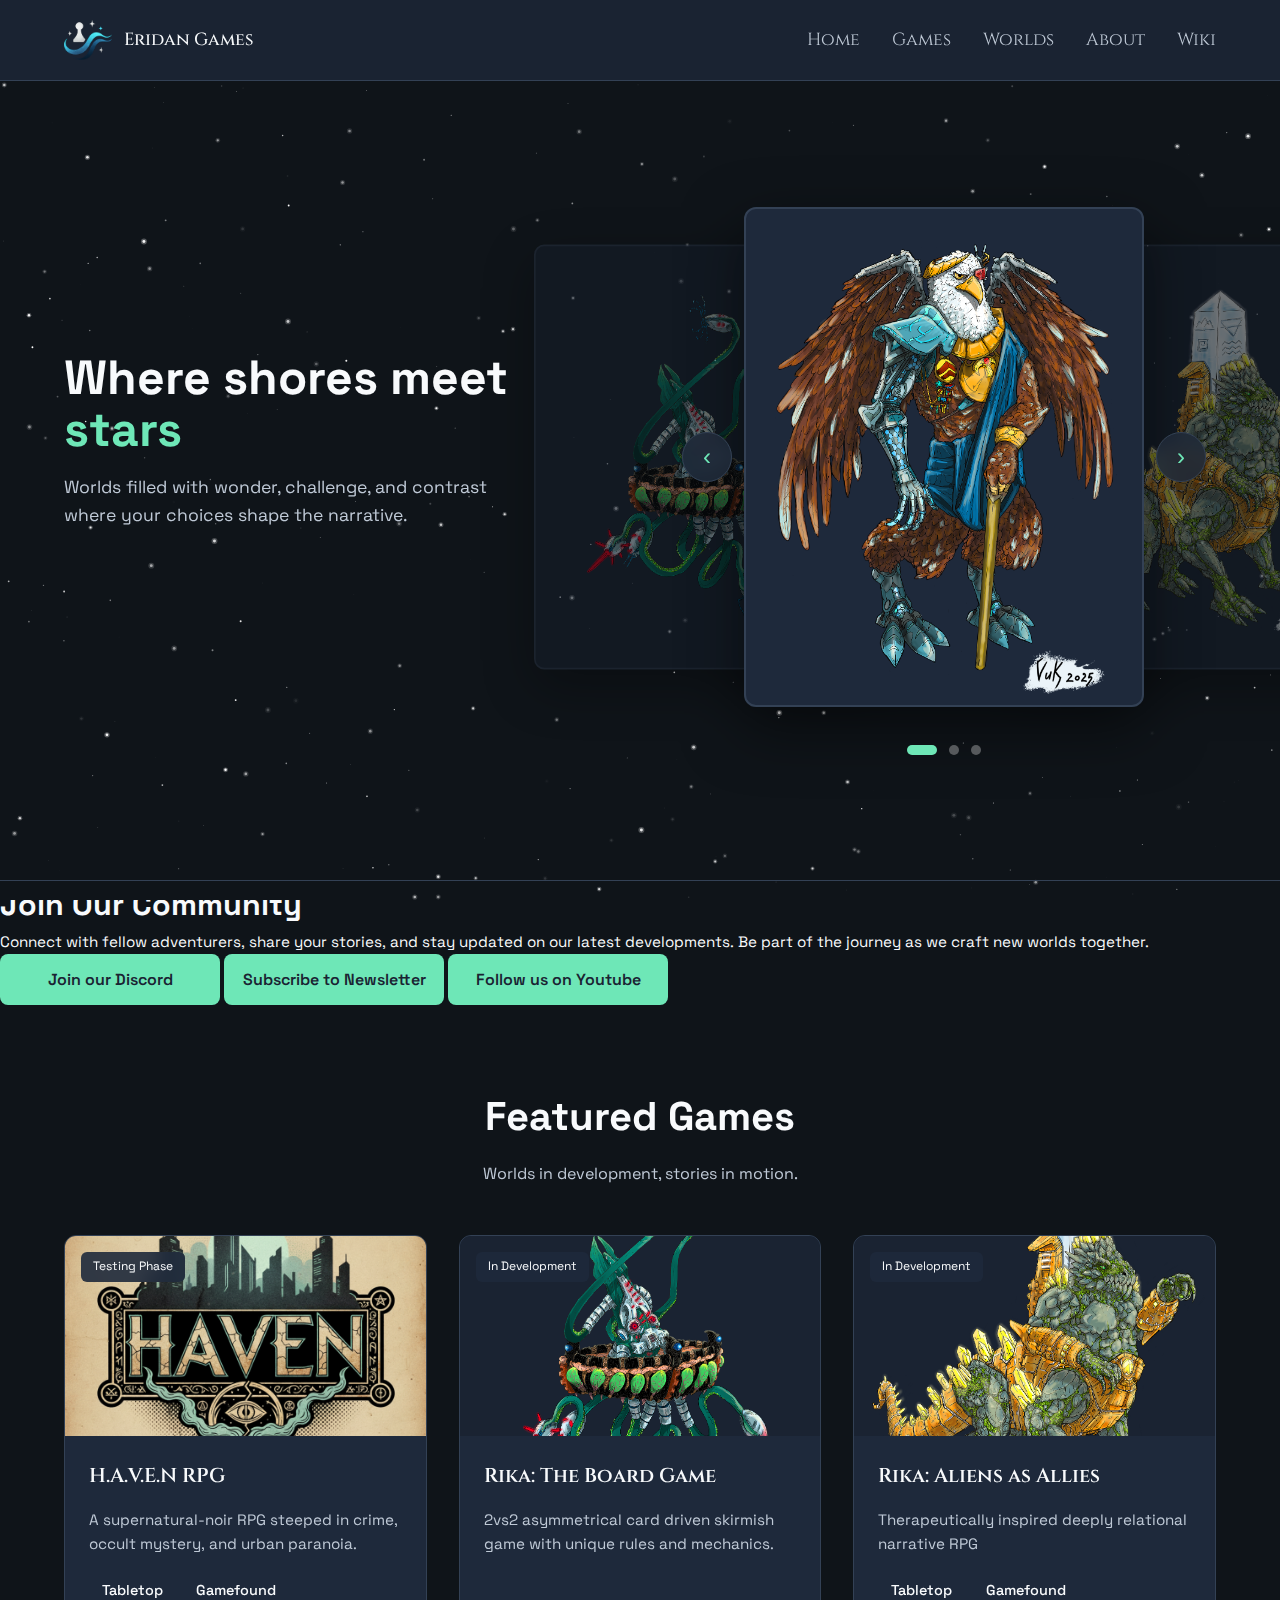
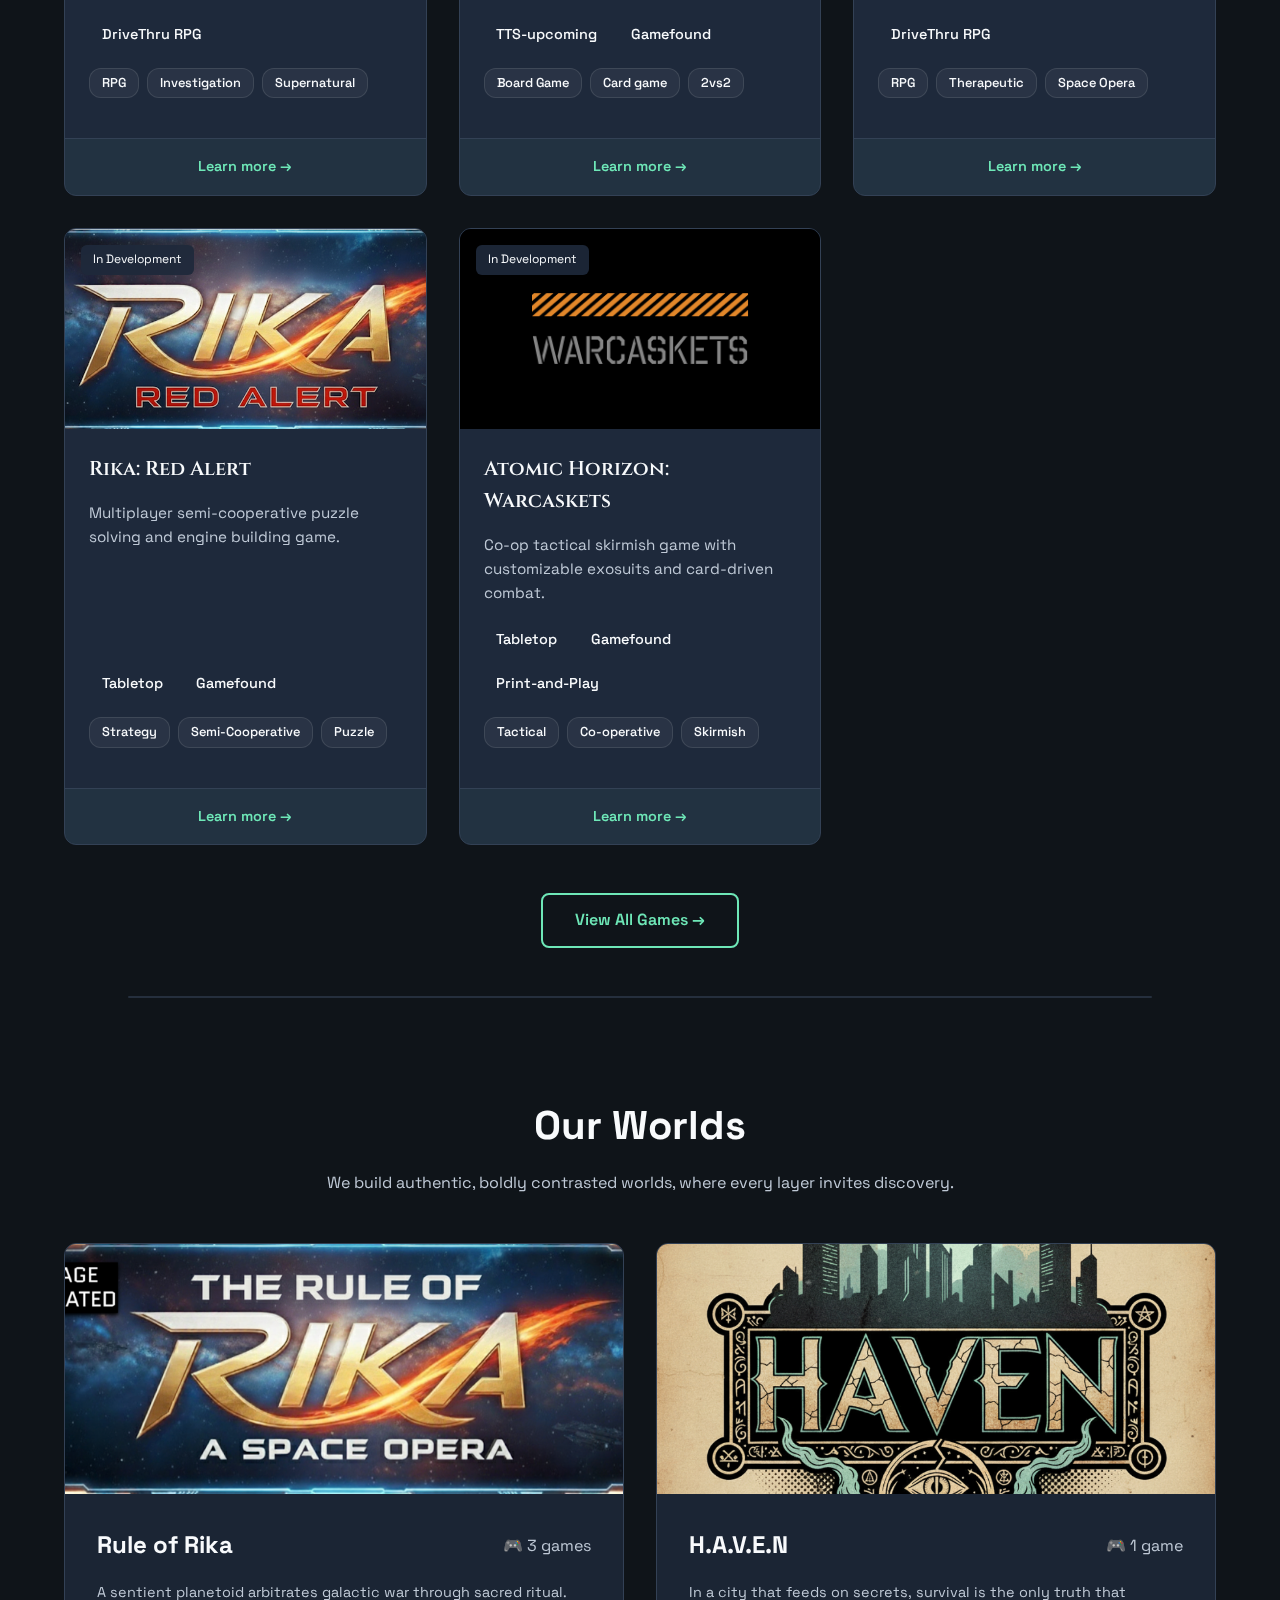
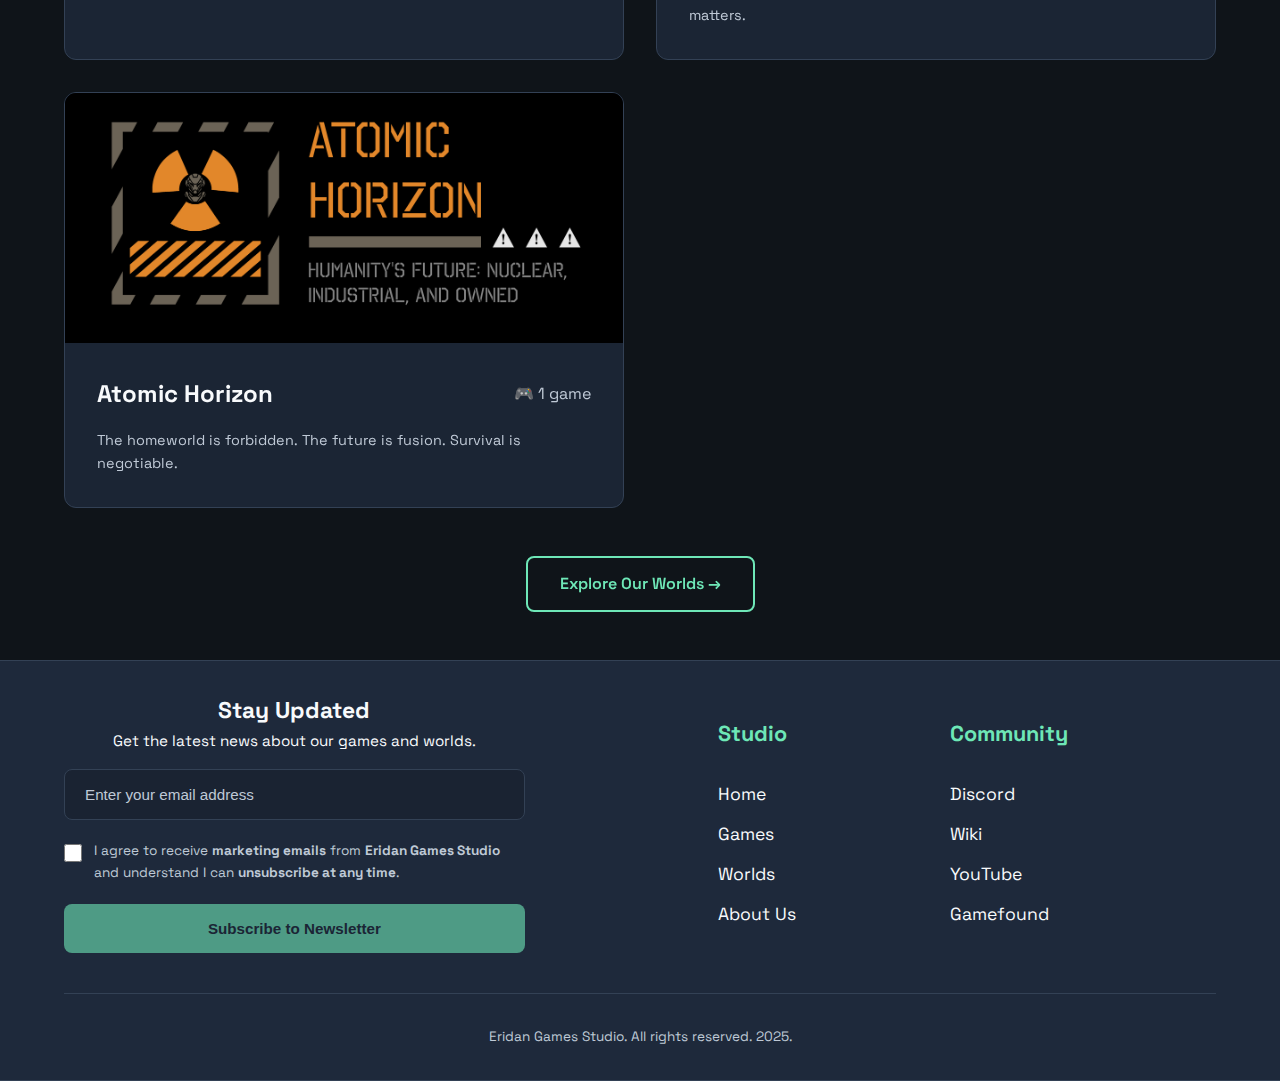
<file: index.html>
<!DOCTYPE html>
<html lang="en">
<head>
    <meta charset="UTF-8">
    <meta name="viewport" content="width=device-width, initial-scale=1.0">
    <title>Eridan Games - Where Shores Meet Stars</title>
    <link rel="icon" type="image/png" href="content/images/eridan-logo-2-transparent.png">
    <link rel="preconnect" href="https://fonts.googleapis.com">
    <link rel="preconnect" href="https://fonts.gstatic.com" crossorigin>
    <link href="https://fonts.googleapis.com/css2?family=Cinzel:wght@400;500;600&family=Space+Grotesk:wght@300;400;500;600;700&display=swap" rel="stylesheet">
    <link rel="stylesheet" href="css/styles.css">
</head>
<body>
    <!-- Starfield Background -->
    <canvas id="starfield"></canvas>

    <!-- Navigation -->
    <nav>
        <div class="logo">
            <div class="logo-icon"><img src="content/images/eridan-logo-2-transparent.png" alt="E"></div>
            <span>Eridan Games</span>
        </div>
        <ul class="nav-links">
            <li><a href="index.html">Home</a></li>
            <li><a href="games.html">Games</a></li>
            <li><a href="worlds.html">Worlds</a></li>
            <li><a href="about.html">About</a></li>
            <li><a href="https://eridan-studios.github.io/eridan-wiki/">Wiki</a></li>
        </ul>
        <button class="mobile-menu-toggle" aria-label="Toggle mobile menu">
            <span></span>
            <span></span>
            <span></span>
        </button>
    </nav>

    <!-- Hero Section -->
    <section class="hero">
        <div class="hero-content">
            <div class="hero-text">
                <h1>Where shores meet <span class="accent">stars</span></h1>
                <p>Worlds filled with wonder, challenge, and contrast where your choices shape the narrative.</p>
            </div>
            <div class="hero-carousel">
                <div class="carousel-track" id="carousel-track">
                    <!-- Carousel slides will be dynamically populated here -->
                </div>
                <button class="carousel-btn prev" aria-label="Previous">‹</button>
                <button class="carousel-btn next" aria-label="Next">›</button>
                <div class="carousel-indicators" id="carousel-indicators">
                    <!-- Carousel indicators will be dynamically populated here -->
                </div>
            </div>
        </div>
    </section>

    <!-- Community Banner -->
    <div class="content-banner">
        <h1 class="accent-green">Join Our Community</h1>
        <div class="banner-content">
            <p>Connect with fellow adventurers, share your stories, and stay updated on our latest developments. Be part of the journey as we craft new worlds together.</p>
            <div class="community-buttons">
                <span class="cta-primary disabled">Join our Discord</span>
                <a href="#newsletter" class="cta-primary">Subscribe to Newsletter</a>
                <a href="#" class="cta-primary" target="_blank">Follow us on Youtube</a>
            </div>
        </div>
    </div>

    <!-- Featured Games -->
    <section id="games">
        <div class="section-header">
            <h2>Featured Games</h2>
            <p>Worlds in development, stories in motion.</p>
        </div>
        <div class="games-gallery-wrapper">
            <div class="games-gallery" id="games-gallery">
                <!-- Game cards will be dynamically populated here -->
            </div>
        </div>
        <div class="cta-center">
            <a href="games.html" class="cta-secondary">View All Games →</a>
        </div>
    </section>

    <!-- Divider -->
    <div class="section-divider"></div>

    <!-- Worlds -->
    <section id="worlds">
        <div class="section-header">
            <h2>Our Worlds</h2>
            <p>We build authentic, boldly contrasted worlds, where every layer invites discovery.</p>
        </div>
        <div class="worlds-grid" id="worlds-grid">
            <!-- World cards will be dynamically populated here -->
        </div>
        <div class="cta-center">
            <a href="worlds.html" class="cta-secondary">Explore Our Worlds →</a>
        </div>
    </section>

    <!-- Footer -->
    <footer>
        <div class="footer-main">
            <div class="footer-content">
                <div class="footer-newsletter">
                    <h2 id="newsletter">Stay Updated</h2>
                    <p>Get the latest news about our games and worlds.</p>
                    <form class="newsletter-form">
                        <input type="email" placeholder="Enter your email address" required>
                        <label class="checkbox-label">
                            <input type="checkbox" required>
                            <span>I agree to receive <strong>marketing emails</strong> from <strong>Eridan Games Studio</strong> and understand I can <strong>unsubscribe at any time</strong>.</span>
                        </label>
                        <button type="submit" class="subscribe-btn">Subscribe to Newsletter</button>
                    </form>
                </div>
                
                <div class="footer-links">
                    <div class="footer-column">
                        <h3>Studio</h3>
                        <a href="index.html" class="cta-tertiary">Home</a>
                        <a href="games.html" class="cta-tertiary">Games</a>
                        <a href="worlds.html" class="cta-tertiary">Worlds</a>
                        <a href="about.html" class="cta-tertiary">About Us</a>
                    </div>
                    
                    <div class="footer-column">
                        <h3>Community</h3>
                        <a class="cta-tertiary disabled">Discord</a>
                        <a href="https://eridan-studios.github.io/eridan-wiki/" class="cta-tertiary" target="_blank">Wiki</a>
                        <a href="#" class="cta-tertiary">YouTube</a>
                        <a href="#" class="cta-tertiary">Gamefound</a>
                    </div>
                </div>
            </div>
        </div>
        
        <div class="footer-bottom">
            <p>Eridan Games Studio. All rights reserved. 2025.</p>
        </div>
    </footer>

    <!-- Game Card Template -->
    <template id="game-card-template">
        <div class="game-card-games">
            <div class="game-card-image">
                <img src="" alt="">
                <div class="status-badge"></div>
            </div>
            <div class="game-card-content">
                <h3></h3>
                <p></p>
                <div class="game-platforms">
                    <!-- Platforms will be populated dynamically -->
                </div>
                <div class="game-tags">
                    <!-- Tags will be populated dynamically -->
                </div>
            </div>
            <div class="game-card-footer">
                Learn more →
            </div>
        </div>
    </template>

    <!-- World Card Template -->
    <template id="world-card-template">
        <a href="#" class="world-card">
            <div class="world-card-image">
                <img src="" alt="">
            </div>
            <div class="world-card-content">
                <div class="world-card-header">
                    <h3></h3>
                    <span class="games-count"></span>
                </div>
                <p></p>
            </div>
        </a>
    </template>


    <script src="js/domain-config.js"></script>
    <script src="js/starfield.js"></script>
    <script src="js/script.js"></script>
    <script src="js/index.js"></script>
    <script src="js/newsletter.js"></script>

</body>
</html>
</file>
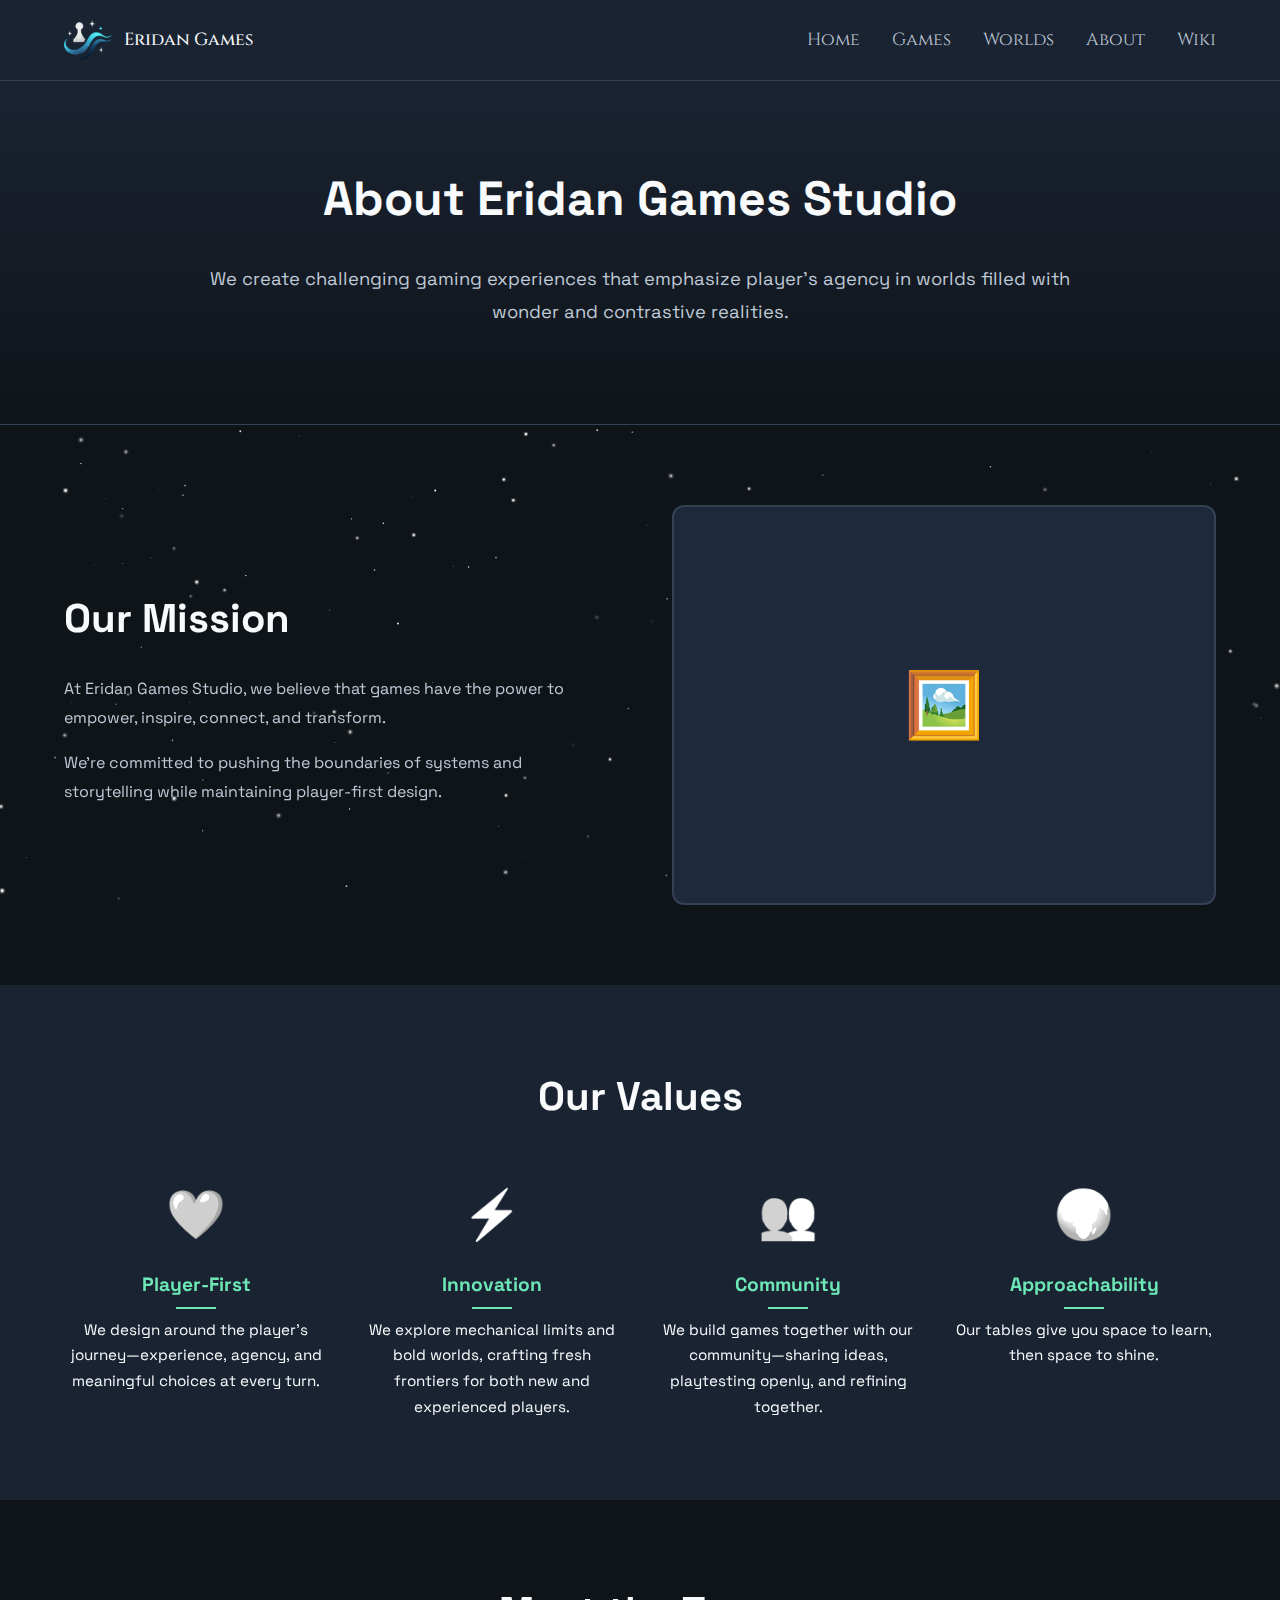
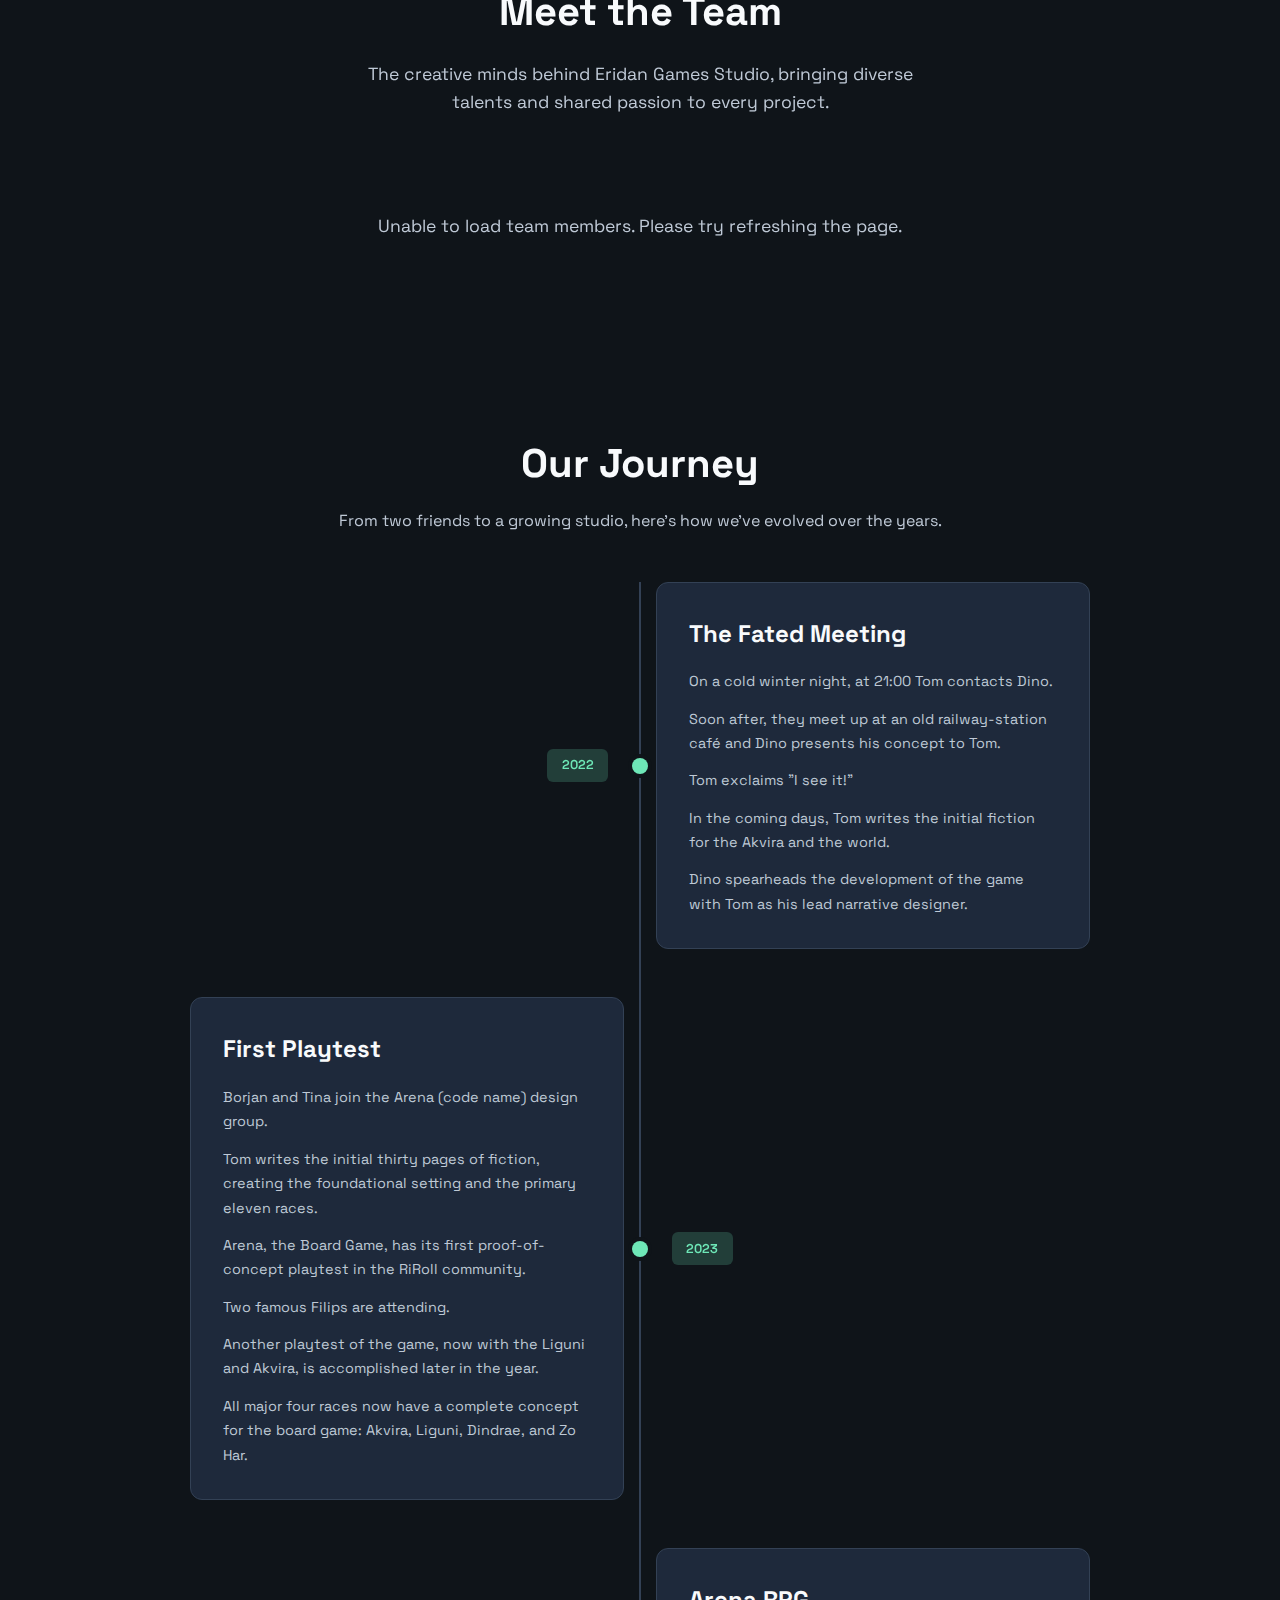
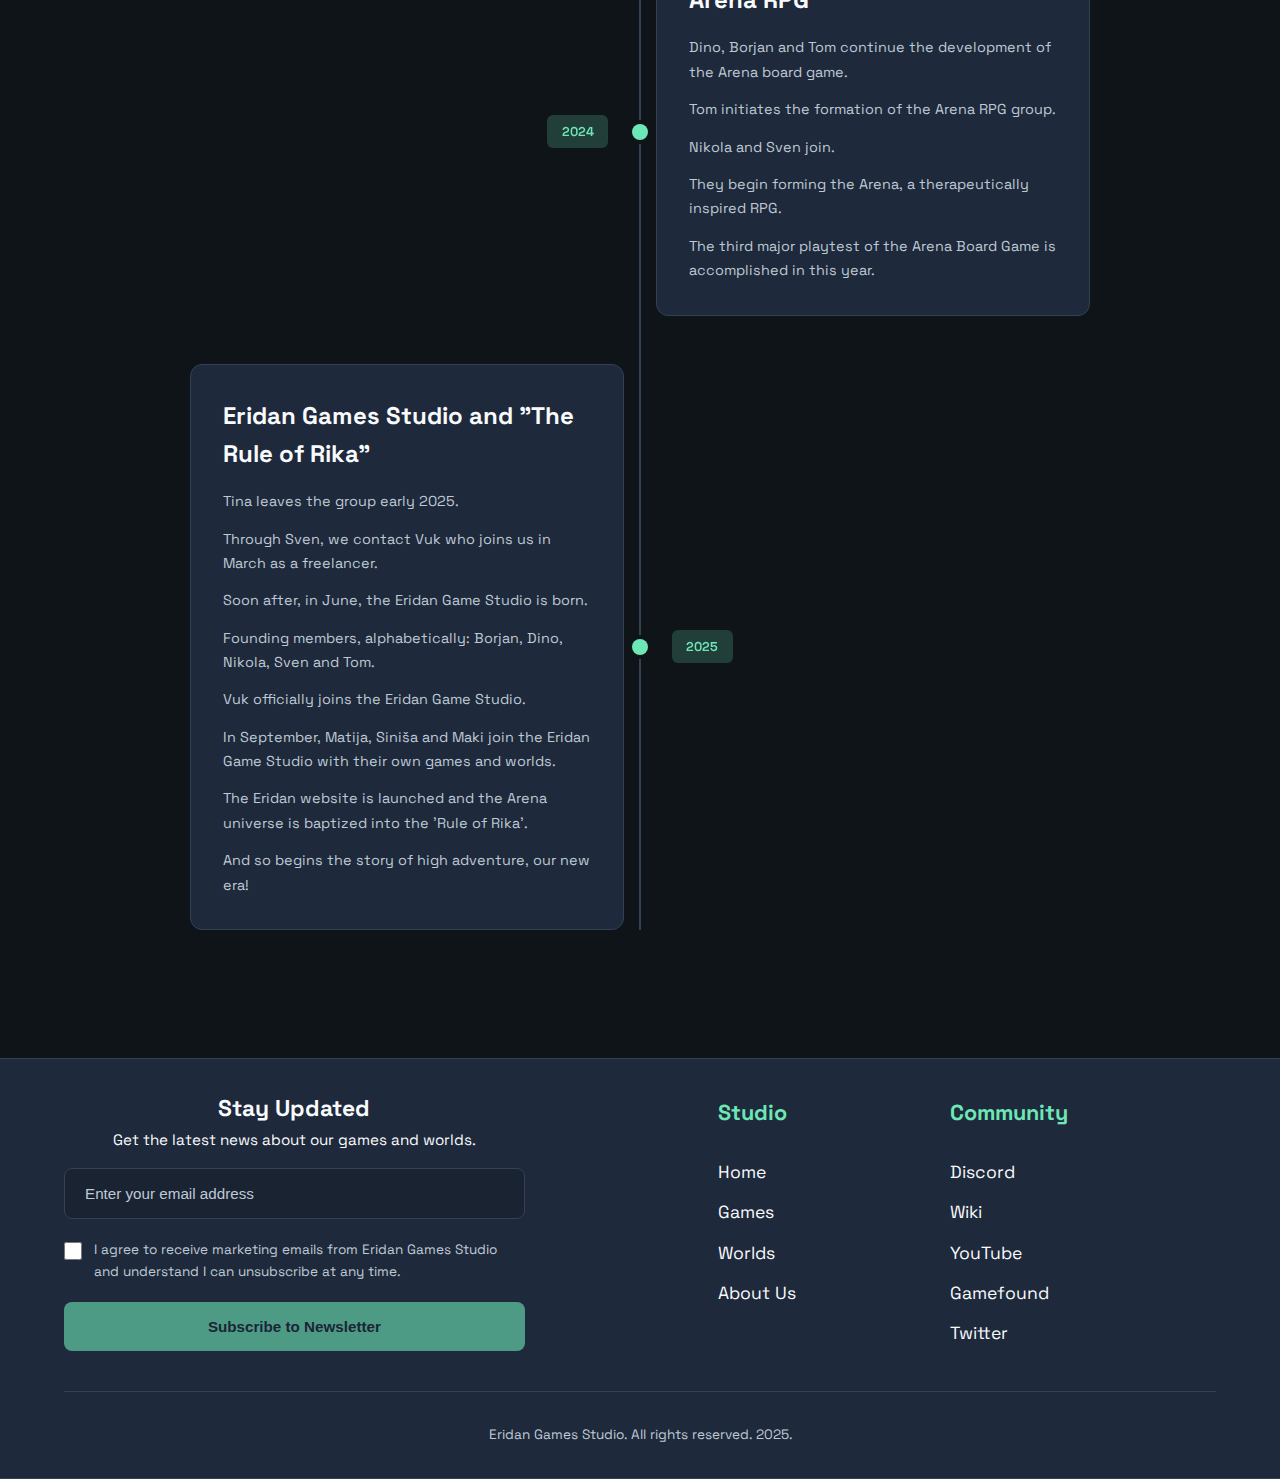
<file: about.html>
<!DOCTYPE html>
<html lang="en">
<head>
    <meta charset="UTF-8">
    <meta name="viewport" content="width=device-width, initial-scale=1.0">
    <title>About - Eridan Games Studio</title>
    <link rel="icon" type="image/png" href="content/images/eridan-logo-2-transparent.png">
    <link rel="preconnect" href="https://fonts.googleapis.com">
    <link rel="preconnect" href="https://fonts.gstatic.com" crossorigin>
    <link href="https://fonts.googleapis.com/css2?family=Cinzel:wght@400;500;600&family=Space+Grotesk:wght@300;400;500;600;700&display=swap" rel="stylesheet">
    <link rel="stylesheet" href="css/styles.css">
    <link rel="stylesheet" href="css/character-sheet.css">
</head>
<body>
    <!-- Starfield Background -->
    <canvas id="starfield"></canvas>

    <!-- Navigation -->
    <nav>
        <div class="logo">
            <div class="logo-icon"><img src="content/images/eridan-logo-2-transparent.png" alt="E"></div>
            <span>Eridan Games</span>
        </div>
        <ul class="nav-links">
            <li><a href="index.html">Home</a></li>
            <li><a href="games.html">Games</a></li>
            <li><a href="worlds.html">Worlds</a></li>
            <li><a href="about.html">About</a></li>
            <li><a href="https://eridan-studios.github.io/eridan-wiki/">Wiki</a></li>
        </ul>
        <button class="mobile-menu-toggle" aria-label="Toggle mobile menu">
            <span></span>
            <span></span>
            <span></span>
        </button>
    </nav>

    <!-- About Hero -->
    <section class="page-hero">
        <div class="page-hero-content">
            <h1>About Eridan Games Studio</h1>
            <p>We create challenging gaming experiences that emphasize player's agency in worlds filled with wonder and contrastive realities.</p>
        </div>
    </section>

    <!-- Mission Section -->
    <section class="mission-section">
        <div class="mission-content">
            <div class="mission-text">
                <h2>Our Mission</h2>
                <p>At Eridan Games Studio, we believe that games have the power to empower, inspire, connect, and transform.</p>
                <p>We're committed to pushing the boundaries of systems and storytelling while maintaining player-first design.</p>
            </div>
            <div class="mission-image">
                <div class="image-placeholder">
                    <span>🖼️</span>
                </div>
            </div>
        </div>
    </section>

    <!-- Values Section -->
    <section class="values-section">
        <h2>Our Values</h2>
        <div class="values-grid">
            <div class="value-card">
                <div class="value-icon">❤️</div>
                <h3>Player-First</h3>
                <p>We design around the player's journey—experience, agency, and meaningful choices at every turn.</p>
            </div>
            <div class="value-card">
                <div class="value-icon">⚡</div>
                <h3>Innovation</h3>
                <p>We explore mechanical limits and bold worlds, crafting fresh frontiers for both new and experienced players.</p>
            </div>
            <div class="value-card">
                <div class="value-icon">👥</div>
                <h3>Community</h3>
                <p>We build games together with our community—sharing ideas, playtesting openly, and refining together.</p>
            </div>
            <div class="value-card">
                <div class="value-icon">🌍</div>
                <h3>Approachability</h3>
                <p>Our tables give you space to learn, then space to shine.</p>
            </div>
        </div>
    </section>

    <!-- Meet the Team -->
    <section class="team-section">
        <div class="section-header">
            <h2>Meet the Team</h2>
            <p>The creative minds behind Eridan Games Studio, bringing diverse talents and shared passion to every project.</p>
        </div>
        <div id="team-members-container" class="team-members-grid">
            <!-- Team members will be loaded dynamically here -->
        </div>
    </section>

    <!-- Journey Timeline -->
    <section class="journey-section">
        <div class="section-header">
            <h2>Our Journey</h2>
            <p>From two friends to a growing studio, here's how we've evolved over the years.</p>
        </div>
        <div class="timeline">
            <div class="timeline-item">
                <div class="timeline-year-side">
                    <span class="timeline-year">2022</span>
                </div>
                <div class="timeline-content">
                    <h3>The Fated Meeting</h3>
                    <p>On a cold winter night, at 21:00 Tom contacts Dino.</p>
                    <p>Soon after, they meet up at an old railway-station café and Dino presents his concept to Tom.</p>
                    <p>Tom exclaims "I see it!"</p>
                    <p>In the coming days, Tom writes the initial fiction for the Akvira and the world.</p>
                    <p>Dino spearheads the development of the game with Tom as his lead narrative designer.</p>
                </div>
                <div class="timeline-dot"></div>
            </div>

            <div class="timeline-item">
                <div class="timeline-year-side">
                    <span class="timeline-year">2023</span>
                </div>
                <div class="timeline-content">
                    <h3>First Playtest</h3>
                    <p>Borjan and Tina join the Arena (code name) design group.</p>
                    <p>Tom writes the initial thirty pages of fiction, creating the foundational setting and the primary eleven races.</p>
                    <p>Arena, the Board Game, has its first proof-of-concept playtest in the RiRoll community.</p>
                    <p>Two famous Filips are attending.</p>
                    <p>Another playtest of the game, now with the Liguni and Akvira, is accomplished later in the year.</p>
                    <p>All major four races now have a complete concept for the board game: Akvira, Liguni, Dindrae, and Zo Har.</p>
                </div>
                <div class="timeline-dot"></div>
            </div>

            <div class="timeline-item">
                <div class="timeline-year-side">
                    <span class="timeline-year">2024</span>
                </div>
                <div class="timeline-content">
                    <h3>Arena RPG</h3>
                    <p>Dino, Borjan and Tom continue the development of the Arena board game.</p>
                    <p>Tom initiates the formation of the Arena RPG group.</p>
                    <p>Nikola and Sven join.</p>
                    <p>They begin forming the Arena, a therapeutically inspired RPG.</p>
                    <p>The third major playtest of the Arena Board Game is accomplished in this year.</p>
                </div>
                <div class="timeline-dot"></div>
            </div>

            <div class="timeline-item">
                <div class="timeline-year-side">
                    <span class="timeline-year">2025</span>
                </div>
                <div class="timeline-content">
                    <h3>Eridan Games Studio and "The Rule of Rika"</h3>
                    <p>Tina leaves the group early 2025.</p>
                    <p>Through Sven, we contact Vuk who joins us in March as a freelancer.</p>
                    <p>Soon after, in June, the Eridan Game Studio is born.</p>
                    <p>Founding members, alphabetically: Borjan, Dino, Nikola, Sven and Tom.</p>
                    <p>Vuk officially joins the Eridan Game Studio.</p>
                    <p>In September, Matija, Siniša and Maki join the Eridan Game Studio with their own games and worlds.</p>
                    <p>The Eridan website is launched and the Arena universe is baptized into the 'Rule of Rika'.</p>
                    <p>And so begins the story of high adventure, our new era!</p>
                </div>
                <div class="timeline-dot"></div>
            </div>
        </div>
    </section>

    <!-- Footer -->
    <footer>
        <div class="footer-main">
            <div class="footer-content">
                <div class="footer-newsletter">
                    <h2 id="newsletter">Stay Updated</h2>
                    <p>Get the latest news about our games and worlds.</p>
                    <form class="newsletter-form">
                        <input type="email" placeholder="Enter your email address" required>
                        <label class="checkbox-label">
                            <input type="checkbox" required>
                            <span>I agree to receive marketing emails from Eridan Games Studio and understand I can unsubscribe at any time.</span>
                        </label>
                        <button type="submit" class="subscribe-btn">Subscribe to Newsletter</button>
                    </form>
                </div>
                
                <div class="footer-links">
                    <div class="footer-column">
                        <h3>Studio</h3>
                        <a href="index.html" class="cta-tertiary">Home</a>
                        <a href="games.html" class="cta-tertiary">Games</a>
                        <a href="worlds.html" class="cta-tertiary">Worlds</a>
                        <a href="about.html" class="cta-tertiary">About Us</a>
                    </div>
                    
                    <div class="footer-column">
                        <h3>Community</h3>
                        <a href="https://discord.gg/D9cjBrynr2" class="cta-tertiary" target="_blank">Discord</a>
                        <a href="https://eridan-studios.github.io/eridan-wiki/" class="cta-tertiary" target="_blank">Wiki</a>
                        <a href="#" class="cta-tertiary">YouTube</a>
                        <a href="#" class="cta-tertiary">Gamefound</a>
                        <a href="#" class="cta-tertiary">Twitter</a>
                    </div>
                </div>
            </div>
        </div>
        
        <div class="footer-bottom">
            <p>Eridan Games Studio. All rights reserved. 2025.</p>
        </div>
    </footer>

    <script src="js/starfield.js"></script>
    <script src="js/script.js"></script>
    <script src="js/character-sheet.js"></script>
    <script src="js/team-loader.js"></script>
    <script src="js/newsletter.js"></script>
</body>
</html>
</file>
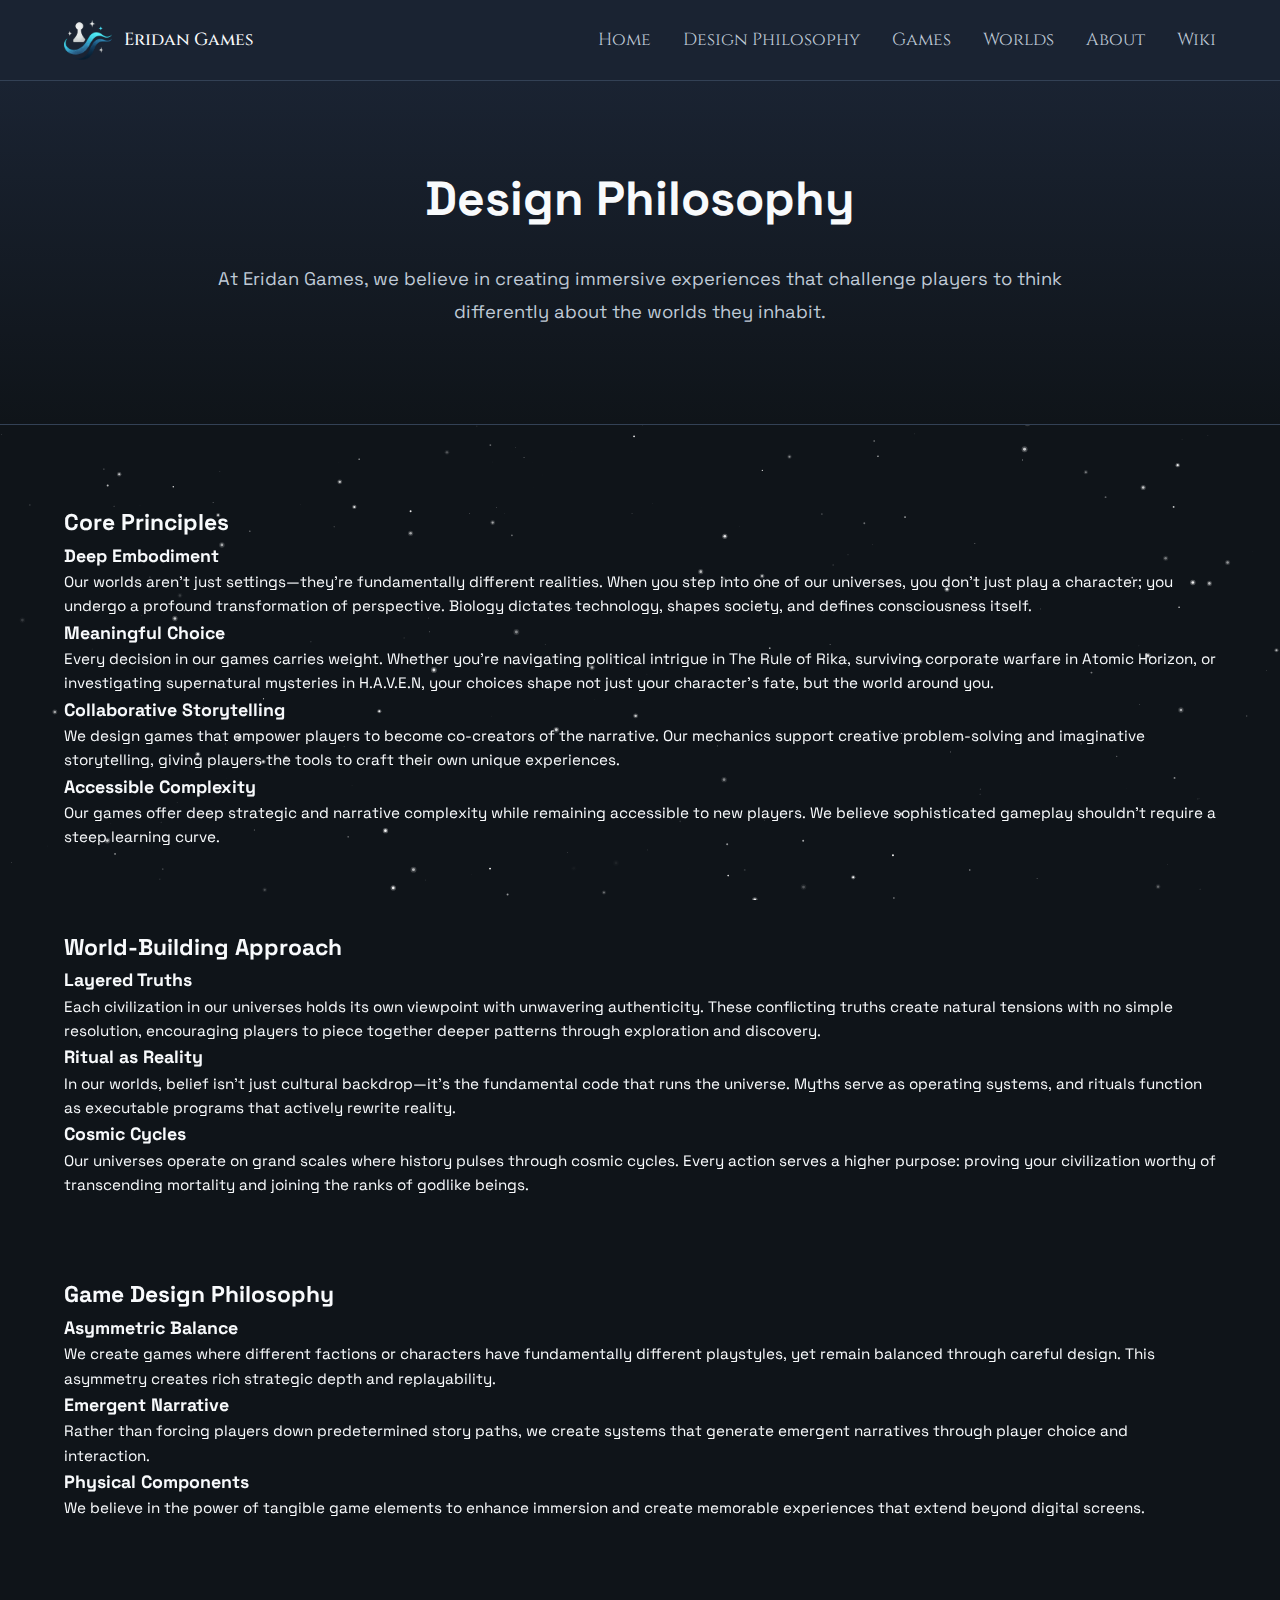
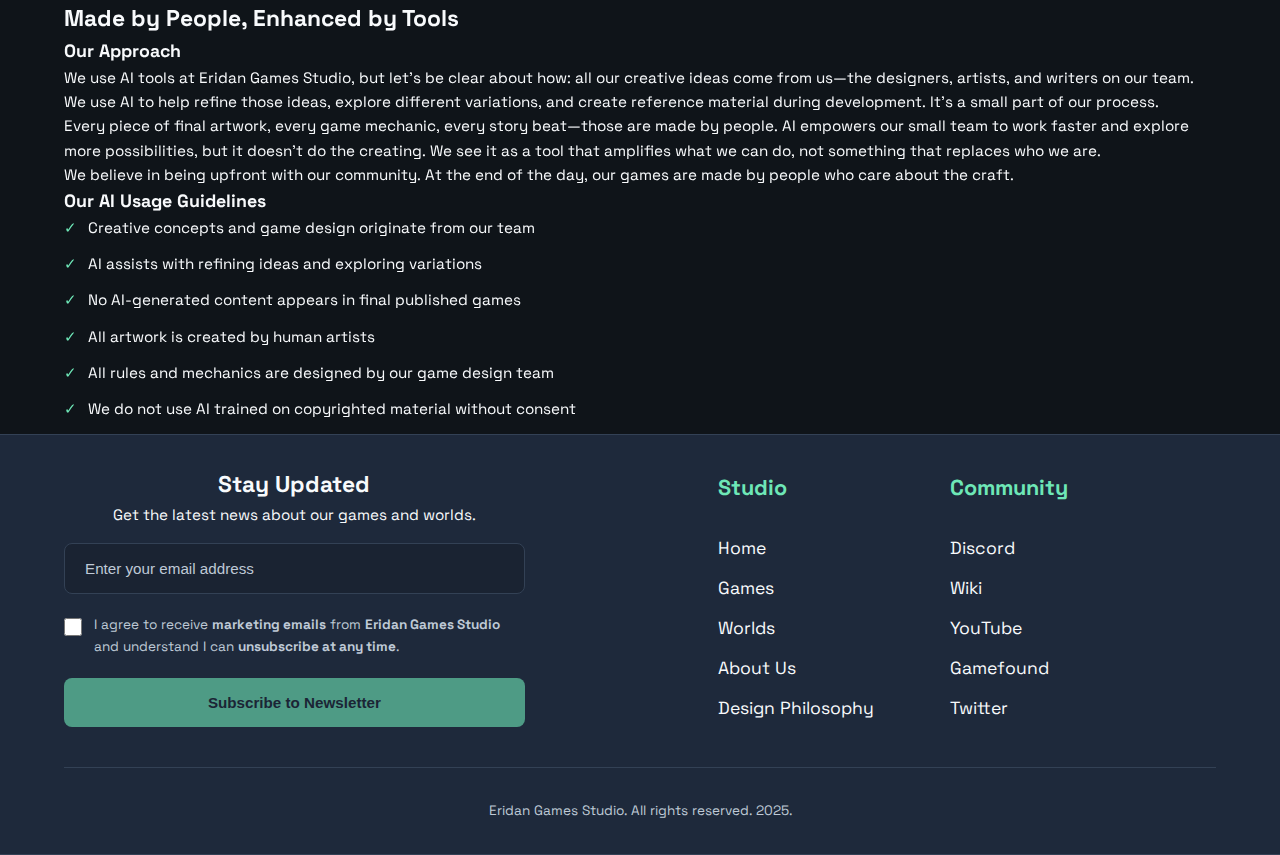
<file: design-philosophy.html>
<!DOCTYPE html>
<html lang="en">
<head>
    <meta charset="UTF-8">
    <meta name="viewport" content="width=device-width, initial-scale=1.0">
    <title>Design Philosophy - Eridan Games</title>
    <link rel="icon" type="image/png" href="content/images/eridan-logo-2-transparent.png">
    <link rel="preconnect" href="https://fonts.googleapis.com">
    <link rel="preconnect" href="https://fonts.gstatic.com" crossorigin>
    <link href="https://fonts.googleapis.com/css2?family=Cinzel:wght@400;500;600&family=Space+Grotesk:wght@300;400;500;600;700&display=swap" rel="stylesheet">
    <link rel="stylesheet" href="css/styles.css">
</head>
<body>
    <!-- Starfield Background -->
    <canvas id="starfield"></canvas>

    <!-- Navigation -->
    <nav>
        <div class="logo">
            <div class="logo-icon"><img src="content/images/eridan-logo-2-transparent.png" alt="E"></div>
            <span>Eridan Games</span>
        </div>
        <ul class="nav-links">
            <li><a href="index.html">Home</a></li>
            <li><a href="design-philosophy.html">Design Philosophy</a></li>
            <li><a href="games.html">Games</a></li>
            <li><a href="worlds.html">Worlds</a></li>
            <li><a href="about.html">About</a></li>
            <li><a href="https://eridan-studios.github.io/eridan-wiki/">Wiki</a></li>
        </ul>
        <button class="mobile-menu-toggle" aria-label="Toggle mobile menu">
            <span></span>
            <span></span>
            <span></span>
        </button>
    </nav>

    <!-- Main Content -->
    <main class="page-content">
        <div class="container">
            <!-- Page Header -->
            <section class="page-hero">
                <div class="page-hero-content">
                    <h1>Design Philosophy</h1>
                    <p>At Eridan Games, we believe in creating immersive experiences that challenge players to think differently about the worlds they inhabit.</p>
                </div>
            </section>

            <!-- Core Principles -->
            <section class="philosophy-section">
                <div class="philosophy-section-title">
                    <h2>Core Principles</h2>
                </div>
                <div class="philosophy-section-content">
                    <div class="principle-card">
                        <h3>Deep Embodiment</h3>
                        <p>Our worlds aren't just settings—they're fundamentally different realities. When you step into one of our universes, you don't just play a character; you undergo a profound transformation of perspective. Biology dictates technology, shapes society, and defines consciousness itself.</p>
                    </div>

                    <div class="principle-card">
                        <h3>Meaningful Choice</h3>
                        <p>Every decision in our games carries weight. Whether you're navigating political intrigue in The Rule of Rika, surviving corporate warfare in Atomic Horizon, or investigating supernatural mysteries in H.A.V.E.N, your choices shape not just your character's fate, but the world around you.</p>
                    </div>

                    <div class="principle-card">
                        <h3>Collaborative Storytelling</h3>
                        <p>We design games that empower players to become co-creators of the narrative. Our mechanics support creative problem-solving and imaginative storytelling, giving players the tools to craft their own unique experiences.</p>
                    </div>

                    <div class="principle-card">
                        <h3>Accessible Complexity</h3>
                        <p>Our games offer deep strategic and narrative complexity while remaining accessible to new players. We believe sophisticated gameplay shouldn't require a steep learning curve.</p>
                    </div>
                </div>
            </section>

            <!-- World-Building Approach -->
            <section class="philosophy-section">
                <div class="philosophy-section-title">
                    <h2>World-Building Approach</h2>
                </div>
                <div class="philosophy-section-content">
                    <div class="principle-card">
                        <h3>Layered Truths</h3>
                        <p>Each civilization in our universes holds its own viewpoint with unwavering authenticity. These conflicting truths create natural tensions with no simple resolution, encouraging players to piece together deeper patterns through exploration and discovery.</p>
                    </div>

                    <div class="principle-card">
                        <h3>Ritual as Reality</h3>
                        <p>In our worlds, belief isn't just cultural backdrop—it's the fundamental code that runs the universe. Myths serve as operating systems, and rituals function as executable programs that actively rewrite reality.</p>
                    </div>

                    <div class="principle-card">
                        <h3>Cosmic Cycles</h3>
                        <p>Our universes operate on grand scales where history pulses through cosmic cycles. Every action serves a higher purpose: proving your civilization worthy of transcending mortality and joining the ranks of godlike beings.</p>
                    </div>
                </div>
            </section>

            <!-- Game Design Philosophy -->
            <section class="philosophy-section">
                <div class="philosophy-section-title">
                    <h2>Game Design Philosophy</h2>
                </div>
                <div class="philosophy-section-content">
                    <div class="principle-card">
                        <h3>Asymmetric Balance</h3>
                        <p>We create games where different factions or characters have fundamentally different playstyles, yet remain balanced through careful design. This asymmetry creates rich strategic depth and replayability.</p>
                    </div>

                    <div class="principle-card">
                        <h3>Emergent Narrative</h3>
                        <p>Rather than forcing players down predetermined story paths, we create systems that generate emergent narratives through player choice and interaction.</p>
                    </div>

                    <div class="principle-card">
                        <h3>Physical Components</h3>
                        <p>We believe in the power of tangible game elements to enhance immersion and create memorable experiences that extend beyond digital screens.</p>
                    </div>
                </div>
            </section>

            <!-- AI Guidelines -->
            <section class="philosophy-section">
                <div class="philosophy-section-title">
                    <h2>Made by People, Enhanced by Tools</h2>
                </div>
                <div class="philosophy-section-content">
                    <div class="principle-card">
                        <h3>Our Approach</h3>
                        <p>We use AI tools at Eridan Games Studio, but let's be clear about how: all our creative ideas come from us—the designers, artists, and writers on our team. We use AI to help refine those ideas, explore different variations, and create reference material during development. It's a small part of our process.</p>
                        <p>Every piece of final artwork, every game mechanic, every story beat—those are made by people. AI empowers our small team to work faster and explore more possibilities, but it doesn't do the creating. We see it as a tool that amplifies what we can do, not something that replaces who we are.</p>
                        <p>We believe in being upfront with our community. At the end of the day, our games are made by people who care about the craft.</p>
                    </div>

                    <div class="principle-card">
                        <h3>Our AI Usage Guidelines</h3>
                        <ul style="list-style: none; padding: 0;">
                            <li style="margin-bottom: 0.75rem; padding-left: 1.5rem; position: relative;">
                                <span style="position: absolute; left: 0; color: var(--accent-green);">✓</span>
                                Creative concepts and game design originate from our team
                            </li>
                            <li style="margin-bottom: 0.75rem; padding-left: 1.5rem; position: relative;">
                                <span style="position: absolute; left: 0; color: var(--accent-green);">✓</span>
                                AI assists with refining ideas and exploring variations
                            </li>
                            <li style="margin-bottom: 0.75rem; padding-left: 1.5rem; position: relative;">
                                <span style="position: absolute; left: 0; color: var(--accent-green);">✓</span>
                                No AI-generated content appears in final published games
                            </li>
                            <li style="margin-bottom: 0.75rem; padding-left: 1.5rem; position: relative;">
                                <span style="position: absolute; left: 0; color: var(--accent-green);">✓</span>
                                All artwork is created by human artists
                            </li>
                            <li style="margin-bottom: 0.75rem; padding-left: 1.5rem; position: relative;">
                                <span style="position: absolute; left: 0; color: var(--accent-green);">✓</span>
                                All rules and mechanics are designed by our game design team
                            </li>
                            <li style="margin-bottom: 0.75rem; padding-left: 1.5rem; position: relative;">
                                <span style="position: absolute; left: 0; color: var(--accent-green);">✓</span>
                                We do not use AI trained on copyrighted material without consent
                            </li>
                        </ul>
                    </div>
                </div>
            </section>
        </div>
    </main>

    <!-- Footer -->
    <footer>
        <div class="footer-main">
            <div class="footer-content">
                <div class="footer-newsletter">
                    <h2 id="newsletter">Stay Updated</h2>
                    <p>Get the latest news about our games and worlds.</p>
                    <form class="newsletter-form">
                        <input type="email" placeholder="Enter your email address" required>
                        <label class="checkbox-label">
                            <input type="checkbox" required>
                            <span>I agree to receive <strong>marketing emails</strong> from <strong>Eridan Games Studio</strong> and understand I can <strong>unsubscribe at any time</strong>.</span>
                        </label>
                        <button type="submit" class="subscribe-btn">Subscribe to Newsletter</button>
                    </form>
                </div>
                
                <div class="footer-links">
                    <div class="footer-column">
                        <h3>Studio</h3>
                        <a href="index.html" class="cta-tertiary">Home</a>
                        <a href="games.html" class="cta-tertiary">Games</a>
                        <a href="worlds.html" class="cta-tertiary">Worlds</a>
                        <a href="about.html" class="cta-tertiary">About Us</a>
                        <a href="design-philosophy.html" class="cta-tertiary">Design Philosophy</a>
                    </div>
                    
                    <div class="footer-column">
                        <h3>Community</h3>
                        <a href="https://discord.gg/D9cjBrynr2" class="cta-tertiary" target="_blank">Discord</a>
                        <a href="https://eridan-studios.github.io/eridan-wiki/" class="cta-tertiary" target="_blank">Wiki</a>
                        <a href="#" class="cta-tertiary">YouTube</a>
                        <a href="#" class="cta-tertiary">Gamefound</a>
                        <a href="#" class="cta-tertiary">Twitter</a>
                    </div>
                </div>
            </div>
        </div>
        
        <div class="footer-bottom">
            <p>Eridan Games Studio. All rights reserved. 2025.</p>
        </div>
    </footer>

    <script src="js/starfield.js"></script>
    <script src="js/script.js"></script>
    <script src="js/newsletter.js"></script>

</body>
</html>
</file>
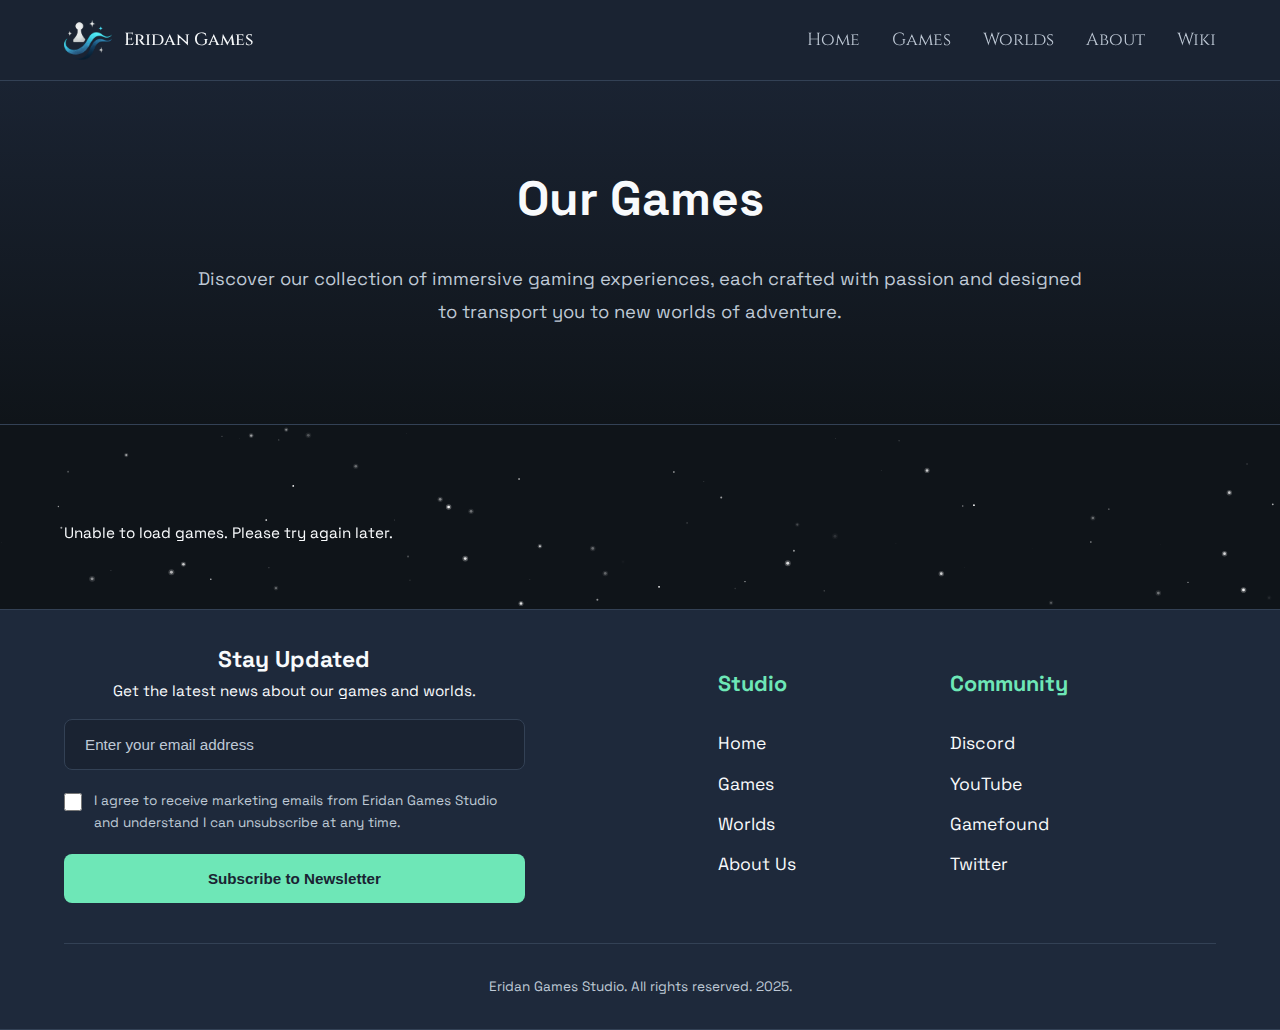
<file: games.html>
<!DOCTYPE html>
<html lang="en">
<head>
    <meta charset="UTF-8">
    <meta name="viewport" content="width=device-width, initial-scale=1.0">
    <title>Games - Eridan Games Studio</title>
    <link rel="icon" type="image/png" href="content/images/eridan-logo-2.png">
    <link rel="preconnect" href="https://fonts.googleapis.com">
    <link rel="preconnect" href="https://fonts.gstatic.com" crossorigin>
    <link href="https://fonts.googleapis.com/css2?family=Cinzel:wght@400;500;600&family=Space+Grotesk:wght@300;400;500;600;700&display=swap" rel="stylesheet">
    <link rel="stylesheet" href="css/styles.css">
</head>
<body>
    <!-- Starfield Background -->
    <canvas id="starfield"></canvas>

    <!-- Navigation -->
    <nav>
        <div class="logo">
            <div class="logo-icon"><img src="content/images/eridan-logo-2-transparent.png" alt="E"></div>
            <span>Eridan Games</span>
        </div>
        <ul class="nav-links">
            <li><a href="index.html">Home</a></li>
            <li><a href="games.html">Games</a></li>
            <li><a href="worlds.html">Worlds</a></li>
            <li><a href="about.html">About</a></li>
            <li><a href="#">Wiki</a></li>
        </ul>
        <button class="mobile-menu-toggle" aria-label="Toggle mobile menu">
            <span></span>
            <span></span>
            <span></span>
        </button>
    </nav>

    <!-- Games Hero -->
    <section class="page-hero">
        <div class="page-hero-content">
            <h1>Our Games</h1>
            <p>Discover our collection of immersive gaming experiences, each crafted with passion and designed to transport you to new worlds of adventure.</p>
        </div>
    </section>

    <!-- Games Section -->
    <section class="games-section">
        <div class="games-grid" id="games-grid">
            <!-- Game cards will be dynamically populated here -->
        </div>
    </section>

    <!-- Footer -->
    <footer>
        <div class="footer-main">
            <div class="footer-content">
                <div class="footer-newsletter">
                    <h2 id="newsletter">Stay Updated</h2>
                    <p>Get the latest news about our games and worlds.</p>
                    <form class="newsletter-form">
                        <input type="email" placeholder="Enter your email address" required>
                        <label class="checkbox-label">
                            <input type="checkbox" required>
                            <span>I agree to receive marketing emails from Eridan Games Studio and understand I can unsubscribe at any time.</span>
                        </label>
                        <button type="submit" class="subscribe-btn">Subscribe to Newsletter</button>
                    </form>
                </div>
                
                <div class="footer-links">
                    <div class="footer-column">
                        <h3>Studio</h3>
                        <a href="index.html" class="cta-tertiary">Home</a>
                        <a href="games.html" class="cta-tertiary">Games</a>
                        <a href="worlds.html" class="cta-tertiary">Worlds</a>
                        <a href="about.html" class="cta-tertiary">About Us</a>
                    </div>
                    
                    <div class="footer-column">
                        <h3>Community</h3>
                        <a href="https://discord.gg/D9cjBrynr2" class="cta-tertiary" target="_blank">Discord</a>
                        <a href="#" class="cta-tertiary">YouTube</a>
                        <a href="#" class="cta-tertiary">Gamefound</a>
                        <a href="#" class="cta-tertiary">Twitter</a>
                    </div>
                </div>
            </div>
        </div>
        
        <div class="footer-bottom">
            <p>Eridan Games Studio. All rights reserved. 2025.</p>
        </div>
    </footer>

    <!-- Game Card Template for Games Page -->
    <template id="game-card-template-games">
        <div class="game-card-games">
            <div class="game-card-image">
                <img src="" alt="">
                <div class="status-badge"></div>
            </div>
            <div class="game-card-content">
                <h3></h3>
                <p></p>
                <div class="game-platforms">
                    <!-- Platforms will be populated dynamically -->
                </div>
                <div class="game-tags">
                    <!-- Tags will be populated dynamically -->
                </div>
            </div>
            <div class="game-card-footer">
                Learn more →
            </div>
        </div>
    </template>

    <script src="js/starfield.js"></script>
    <script src="js/script.js"></script>
    <script src="js/games.js"></script>
</body>
</html>
</file>
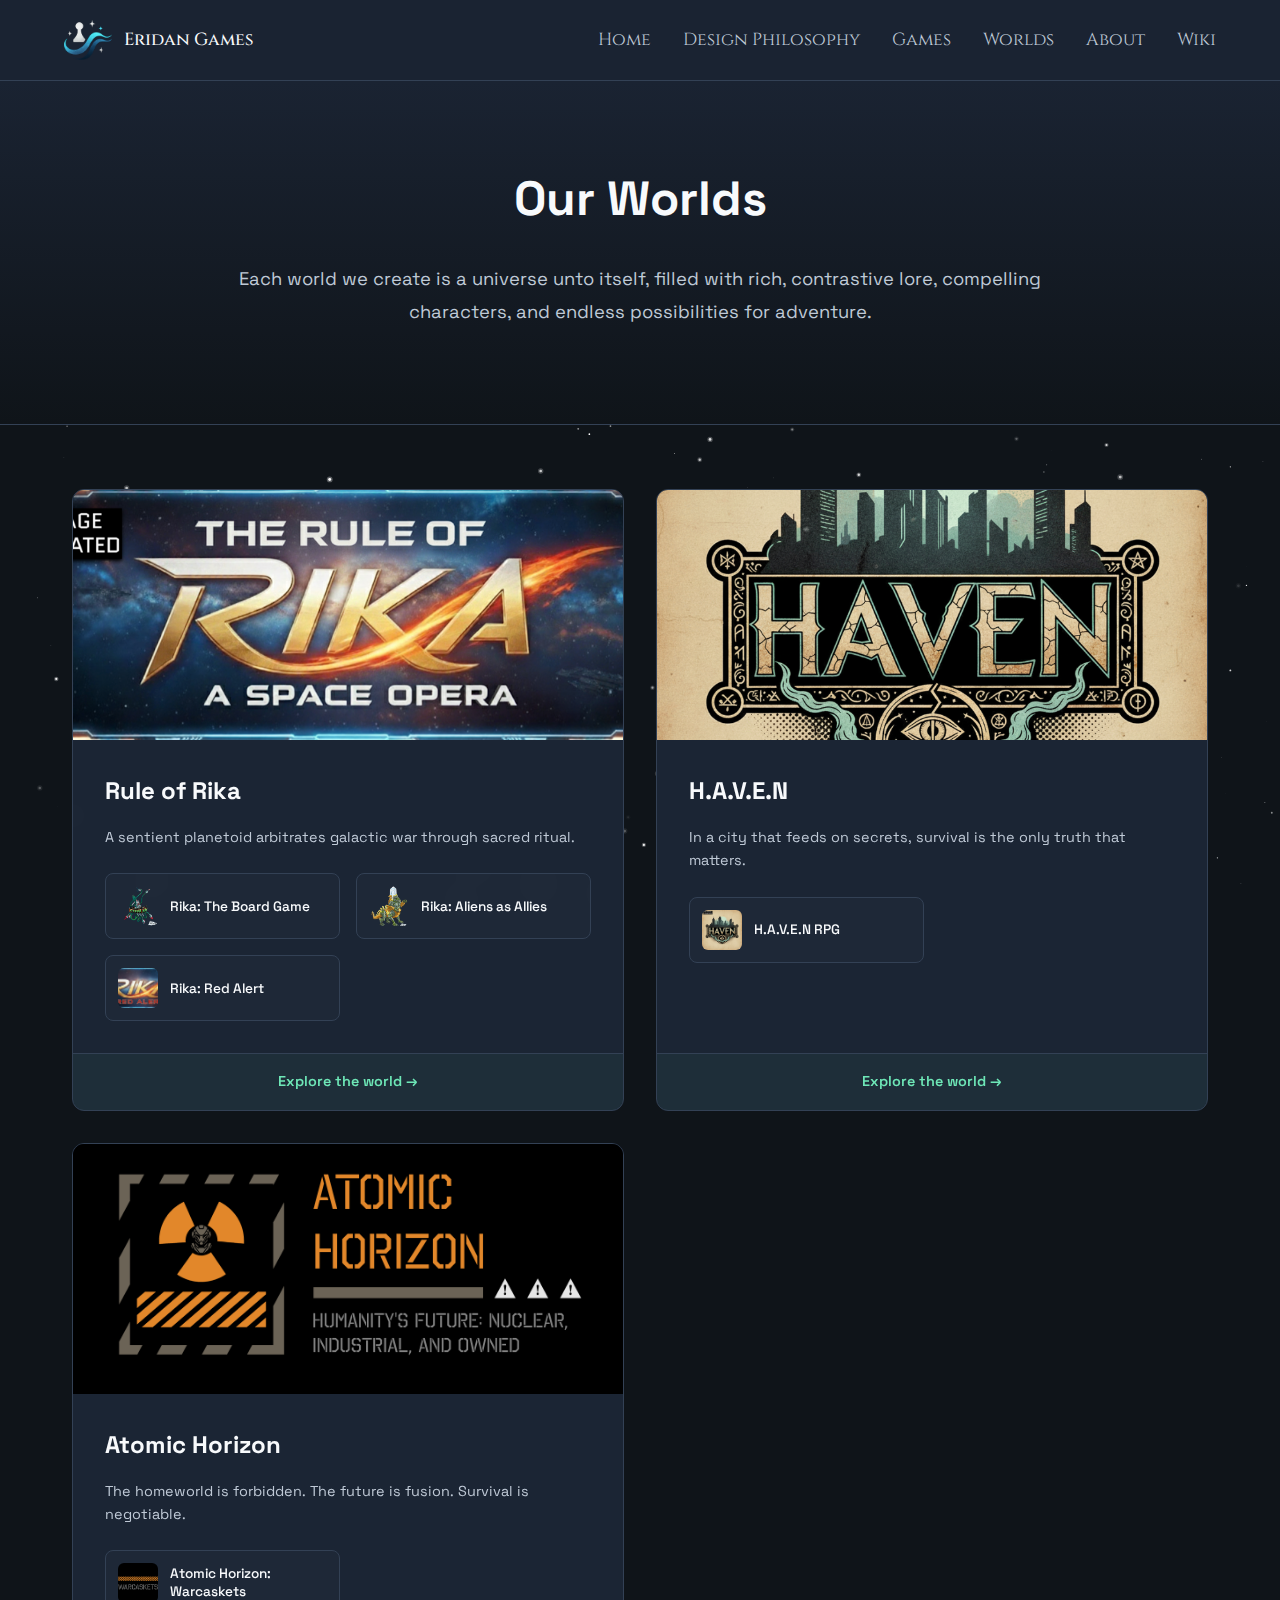
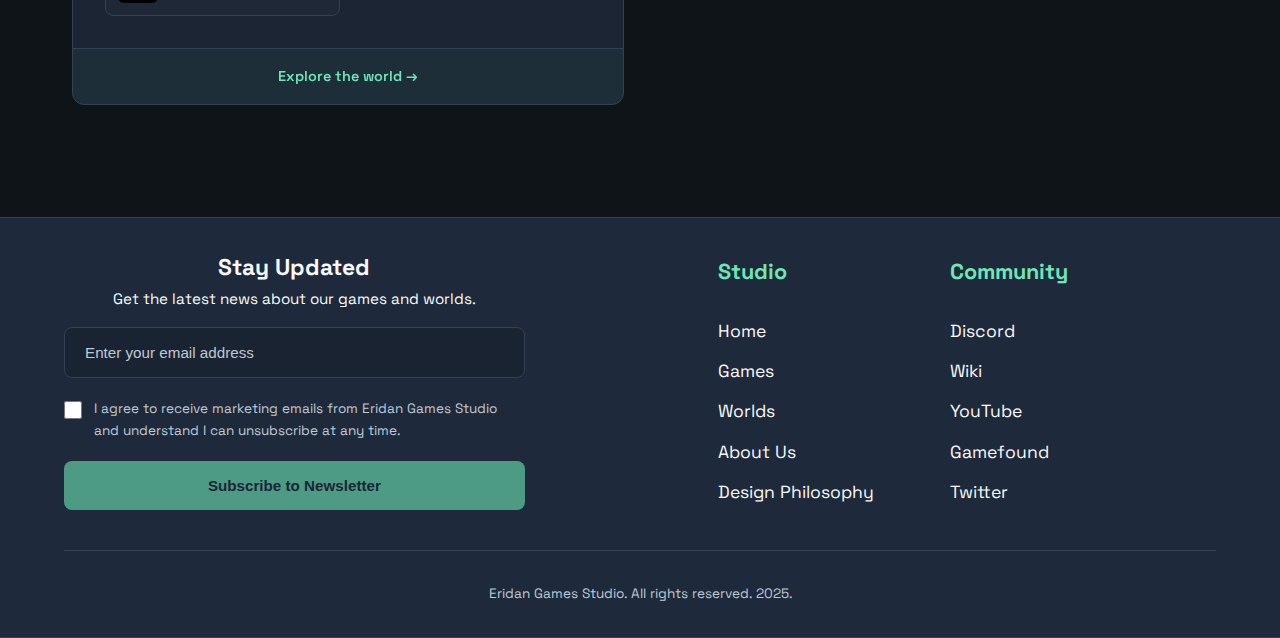
<file: worlds.html>
<!DOCTYPE html>
<html lang="en">
<head>
    <meta charset="UTF-8">
    <meta name="viewport" content="width=device-width, initial-scale=1.0">
    <title>Worlds - Eridan Games Studio</title>
    <link rel="icon" type="image/png" href="content/images/eridan-logo-2-transparent.png">
    <link rel="preconnect" href="https://fonts.googleapis.com">
    <link rel="preconnect" href="https://fonts.gstatic.com" crossorigin>
    <link href="https://fonts.googleapis.com/css2?family=Cinzel:wght@400;500;600&family=Space+Grotesk:wght@300;400;500;600;700&display=swap" rel="stylesheet">
    <link rel="stylesheet" href="css/styles.css">
</head>
<body>
    <!-- Starfield Background -->
    <canvas id="starfield"></canvas>

    <!-- Navigation -->
    <nav>
        <div class="logo">
            <div class="logo-icon"><img src="content/images/eridan-logo-2-transparent.png" alt="E"></div>
            <span>Eridan Games</span>
        </div>
        <ul class="nav-links">
            <li><a href="index.html">Home</a></li>
            <li><a href="design-philosophy.html">Design Philosophy</a></li>
            <li><a href="games.html">Games</a></li>
            <li><a href="worlds.html">Worlds</a></li>
            <li><a href="about.html">About</a></li>
            <li><a href="https://eridan-studios.github.io/eridan-wiki/">Wiki</a></li>
        </ul>
        <button class="mobile-menu-toggle" aria-label="Toggle mobile menu">
            <span></span>
            <span></span>
            <span></span>
        </button>
    </nav>

    <!-- Worlds Hero -->
    <section class="page-hero">
        <div class="page-hero-content">
            <h1>Our Worlds</h1>
            <p>Each world we create is a universe unto itself, filled with rich, contrastive lore, compelling characters, and endless possibilities for adventure.</p>
        </div>
    </section>

    <!-- Worlds Section -->
    <section class="worlds-section">
        <div class="worlds-grid" id="worlds-grid">
            <!-- World cards will be dynamically populated here -->
        </div>
    </section>

    <!-- Footer -->
    <footer>
        <div class="footer-main">
            <div class="footer-content">
                <div class="footer-newsletter">
                    <h2 id="newsletter">Stay Updated</h2>
                    <p>Get the latest news about our games and worlds.</p>
                    <form class="newsletter-form">
                        <input type="email" placeholder="Enter your email address" required>
                        <label class="checkbox-label">
                            <input type="checkbox" required>
                            <span>I agree to receive marketing emails from Eridan Games Studio and understand I can unsubscribe at any time.</span>
                        </label>
                        <button type="submit" class="subscribe-btn">Subscribe to Newsletter</button>
                    </form>
                </div>
                
                <div class="footer-links">
                    <div class="footer-column">
                        <h3>Studio</h3>
                        <a href="index.html" class="cta-tertiary">Home</a>
                        <a href="games.html" class="cta-tertiary">Games</a>
                        <a href="worlds.html" class="cta-tertiary">Worlds</a>
                        <a href="about.html" class="cta-tertiary">About Us</a>
                        <a href="design-philosophy.html" class="cta-tertiary">Design Philosophy</a>
                    </div>
                    
                    <div class="footer-column">
                        <h3>Community</h3>
                        <a href="https://discord.gg/D9cjBrynr2" class="cta-tertiary" target="_blank">Discord</a>
                        <a href="https://eridan-studios.github.io/eridan-wiki/" class="cta-tertiary" target="_blank">Wiki</a>
                        <a href="#" class="cta-tertiary">YouTube</a>
                        <a href="#" class="cta-tertiary">Gamefound</a>
                        <a href="#" class="cta-tertiary">Twitter</a>
                    </div>
                </div>
            </div>
        </div>
        
        <div class="footer-bottom">
            <p>Eridan Games Studio. All rights reserved. 2025.</p>
        </div>
    </footer>

    <!-- World Card Template for Worlds Page -->
    <template id="world-card-template-worlds">
        <div class="world-card">
            <div class="world-card-image">
                <img src="" alt="">
            </div>
            <div class="world-card-content">
                <div class="world-card-header">
                    <h3></h3>
                </div>
                <p></p>
                <div class="world-card-games-grid">
                    <!-- Game items will be dynamically populated here -->
                </div>
            </div>
            <div class="world-card-footer">
                Explore the world →
            </div>
        </div>
    </template>

    <script src="js/starfield.js"></script>
    <script src="js/worlds.js"></script>
    <script src="js/newsletter.js"></script>
</body>
</html>
</file>
<file: css/styles.css>
* {
    margin: 0;
    padding: 0;
    box-sizing: border-box;
}

:root {
    --dark-bg: #1a2332;
    --darker-bg: #0f1419;
    --accent-green: #6ee7b7;
    --accent-teal: #5eead4;
    --text-primary: #f8fafc;
    --text-secondary: #bfc9d6;
    --card-bg: #1e293b;
    --border-color: #334155;
}

body {
    font-family: 'Space Grotesk', -apple-system, BlinkMacSystemFont, 'Segoe UI', Roboto, Oxygen, Ubuntu, Cantarell, sans-serif;
    background: var(--darker-bg);
    color: var(--text-primary);
    line-height: 1.6;
    font-size: 0.95rem;
    position: relative;
    overflow-x: hidden; /* Prevent horizontal scroll */
}

body.menu-open {
    overflow: hidden;
}

/* Starfield Canvas */
#starfield {
    position: fixed;
    top: 0;
    left: 0;
    width: 100%;
    height: 100%;
    z-index: 0;
    pointer-events: none;
    background: var(--darker-bg);
}

/* Ensure content is above starfield */
nav, section, footer, .artist-banner {
    position: relative;
    z-index: 1;
}

/* Ensure navigation is above all content */
nav {
    z-index: 100;
}

/* Navigation */
nav {
    display: flex;
    justify-content: space-between;
    align-items: center;
    padding: 1rem 5%;
    background: var(--dark-bg);
    border-bottom: 1px solid var(--border-color);
}

.logo {
    display: flex;
    align-items: center;
    gap: 0.75rem;
    font-size: 1.1rem;
    font-weight: 600;
}

.logo span {
    font-family: 'Cinzel', serif;
    font-weight: 500;
}

.logo-icon {
    width: 48px;
    height: 48px;
    display: flex;
    align-items: center;
    justify-content: center;
    font-weight: bold;
}

.logo-icon img {
    width: 100%;
    height: 100%;
    object-fit: contain;
    border-radius: 4px;
}

.nav-links {
    display: flex;
    gap: 2rem;
    list-style: none;
}

.nav-links a {
    color: var(--text-secondary);
    text-decoration: none;
    transition: color 0.3s;
    font-size: 1.1rem;
    font-family: 'Cinzel', serif;
}

.nav-links a:hover {
    color: var(--accent-green);
}

/* Mobile Menu Toggle */
.mobile-menu-toggle {
    display: none;
    flex-direction: column;
    justify-content: space-around;
    width: 44px;
    height: 44px;
    background: transparent;
    border: none;
    cursor: pointer;
    padding: 0;
    z-index: 10000;
    position: relative;
}

.mobile-menu-toggle span {
    width: 25px;
    height: 3px;
    background: var(--text-primary);
    border-radius: 2px;
    transition: all 0.3s ease;
    transform-origin: center;
    opacity: 1 !important;
    filter: none !important;
}

.mobile-menu-toggle.active span:nth-child(1) {
    transform: rotate(45deg) translate(6px, 6px);
}

.mobile-menu-toggle.active span:nth-child(2) {
    opacity: 0;
}

.mobile-menu-toggle.active span:nth-child(3) {
    transform: rotate(-45deg) translate(6px, -6px);
}

/* Ensure hamburger button is always visible and clickable */
.mobile-menu-toggle {
    opacity: 1 !important;
    filter: none !important;
    pointer-events: auto !important;
}

/* Primary CTA - Most important action */
.cta-primary {
    background: var(--accent-green);
    color: var(--dark-bg);
    padding: 0.8rem;
    border-radius: 8px;
    text-decoration: none;
    font-weight: 600;
    font-size: 1rem;
    transition: all 0.3s;
    display: inline-block;
    text-align: center;
    width: 220px;
    white-space: nowrap;
}

.cta-primary:hover {
    transform: translateY(-2px);
    box-shadow: 0 4px 12px rgba(110, 231, 183, 0.3);
}

/* Secondary CTA - Important but not primary */
.cta-secondary {
    background: transparent;
    color: var(--accent-green);
    border: 2px solid var(--accent-green);
    padding: 0.8rem 2rem;
    border-radius: 8px;
    text-decoration: none;
    font-weight: 600;
    font-size: 1rem;
    transition: all 0.3s;
    display: inline-block;
    text-align: center;
}

.cta-secondary:hover {
    background: var(--accent-green);
    color: var(--dark-bg);
    transform: translateY(-2px);
}

/* Tertiary CTA - Supporting actions */
.cta-tertiary {
    color: var(--text-secondary);
    text-decoration: none;
    font-size: 0.9rem;
    transition: color 0.3s;
    display: inline-block;
}

.cta-tertiary:hover {
    color: var(--accent-green);
}

/* Hero Section with Stacked Cards */
.hero {
    position: relative;
    min-height: 50rem;
    display: flex;
    align-items: center;
    justify-content: center;
    overflow: hidden;
    padding: 2rem 5% 5rem 5%;
    border-bottom: 1px solid var(--border-color);
}

.hero-content {
    display: grid;
    grid-template-columns: 1fr 1fr;
    gap: 4rem;
    max-width: 1400px;
    width: 100%;
    align-items: center;
}

.hero-text {
    z-index: 2;
    max-width: 450px;
}

.hero-text h1 {
    font-size: 3rem;
    margin-bottom: 1rem;
    line-height: 1.1;
    font-family: 'Space Grotesk', sans-serif;
}

.hero-text h1 .accent {
    color: var(--accent-green);
}

.hero-text p {
    font-size: 1.1rem;
    color: var(--text-secondary);
    margin-bottom: 2rem;
    font-family: 'Space Grotesk', sans-serif;
}

.hero-buttons {
    display: flex;
    gap: 1rem;
    flex-wrap: nowrap;
}

/* Center-Focused Carousel */
.hero-carousel {
    position: relative;
    width: 100%;
    max-width: 600px;
    height: 500px;
    display: flex;
    align-items: center;
    justify-content: center;
}

.carousel-track {
    position: relative;
    width: 400px;
    height: 500px;
    perspective: 1000px;
}

.carousel-slide {
    position: absolute;
    width: 100%;
    height: 100%;
    transition: all 0.6s cubic-bezier(0.4, 0, 0.2, 1);
    display: flex;
    align-items: center;
    justify-content: center;
    background: var(--card-bg);
    border-radius: 12px;
    border: 2px solid var(--border-color);
    box-shadow: 0 20px 60px rgba(0, 0, 0, 0.5);
    cursor: pointer;
}

.carousel-slide img {
    width: 100%;
    height: 100%;
    object-fit: contain;
    border-radius: 10px;
}

/* Center (active) slide */
.carousel-slide.active {
    z-index: 3;
    transform: translateX(0) scale(1);
    opacity: 1;
}

/* Previous slide - left side, partially hidden */
.carousel-slide.prev {
    z-index: 2;
    transform: translateX(-60%) scale(0.85);
    opacity: 0.6;
    filter: brightness(0.7);
}

/* Next slide - right side, partially hidden */
.carousel-slide.next {
    z-index: 2;
    transform: translateX(60%) scale(0.85);
    opacity: 0.6;
    filter: brightness(0.7);
}

/* Hidden slides */
.carousel-slide.hidden {
    z-index: 1;
    transform: scale(0.7);
    opacity: 0;
    pointer-events: none;
}

.carousel-slide.prev:hover,
.carousel-slide.next:hover {
    opacity: 0.8;
    filter: brightness(0.85);
}

.carousel-btn {
    position: absolute;
    top: 50%;
    transform: translateY(-50%);
    background: rgba(30, 41, 59, 0.8);
    border: 1px solid var(--border-color);
    color: var(--accent-green);
    width: 50px;
    height: 50px;
    border-radius: 50%;
    display: flex;
    align-items: center;
    justify-content: center;
    cursor: pointer;
    font-size: 1.5rem;
    z-index: 10;
    transition: all 0.3s;
    backdrop-filter: blur(8px);
}

.carousel-btn:hover {
    background: rgba(30, 41, 59, 0.95);
    border-color: var(--accent-green);
    transform: translateY(-50%) scale(1.1);
}

.carousel-btn.prev {
    left: 10px;
}

.carousel-btn.next {
    right: 10px;
}

.carousel-indicators {
    position: absolute;
    bottom: -3rem;
    left: 50%;
    transform: translateX(-50%);
    display: flex;
    gap: 0.75rem;
    z-index: 10;
}

.carousel-indicator {
    width: 10px;
    height: 10px;
    border-radius: 50%;
    background: rgba(255, 255, 255, 0.3);
    cursor: pointer;
    transition: all 0.3s;
}

.carousel-indicator.active {
    background: var(--accent-green);
    width: 30px;
    border-radius: 5px;
}

/* Artist Banner */
.artist-banner {
    background: linear-gradient(135deg, rgba(110, 231, 183, 0.2), rgba(94, 234, 212, 0.2));
    padding: 2rem 5%;
    border-top: 1px solid var(--border-color);
    border-bottom: 1px solid var(--border-color);
}

.artist-banner-content {
    max-width: 1400px;
    margin: 0 auto;
    text-align: center;
}

.artist-banner h2 {
    font-size: 1.5rem;
    margin-bottom: 0.5rem;
    font-family: 'Space Grotesk', sans-serif;
}

.artist-banner h2 .accent {
    color: var(--accent-green);
}

.artist-banner p {
    color: var(--text-primary);
    font-size: 1rem;
    font-weight: 500;
    line-height: 1.6;
    font-family: 'Space Grotesk', sans-serif;
}


/* Section Styling */
section {
    padding: 5rem 5% 0rem 5%;
    /* max-width: 1400px; */
    margin: 0 auto;
    overflow-x: hidden; /* Prevent horizontal scroll in sections */
}

#worlds {
    padding: 3rem 5%;
}

.section-divider {
    width: 80%;
    height: 2px;
    background: var(--border-color);
    margin: 3rem auto;
    border-radius: 1px;
    opacity: 0.6;
    position: relative;
}

.section-header {
    text-align: center;
    margin-bottom: 3rem;
}

.section-header h2 {
    font-size: 2.5rem;
    margin-bottom: 0.75rem;
    font-family: 'Space Grotesk', sans-serif;
}

.section-header p {
    color: var(--text-secondary);
    font-size: 1rem;
    font-family: 'Space Grotesk', sans-serif;
}

/* Featured Games Gallery */
.games-gallery-wrapper {
    position: relative;
    max-width: 75rem;
    margin: 0 auto;
}

/* CTA Centering */
.cta-center {
    display: flex;
    justify-content: center;
    margin-top: 2rem;
}

.games-gallery {
    display: grid;
    grid-template-columns: repeat(3, 1fr);
    gap: 2rem;
    margin-bottom: 3rem;
}

.game-card {
    background: var(--card-bg);
    border-radius: 12px;
    overflow: hidden;
    border: 1px solid var(--border-color);
    transition: all 0.3s;
    cursor: pointer;
    text-decoration: none;
    color: inherit;
    display: flex;
    flex-direction: column;
    height: 100%;
    min-height: 420px;
}

.game-card:hover {
    transform: translateY(-8px);
    border-color: var(--accent-green);
    box-shadow: 0 12px 24px rgba(0, 0, 0, 0.3);
}

.game-card:only-child {
    grid-column: 2;
  }

.game-card-image {
    width: 100%;
    height: 200px;
    background: var(--dark-bg);
    display: flex;
    align-items: center;
    justify-content: center;
    position: relative;
    overflow: hidden;
    flex-shrink: 0;
}

.game-card-image img {
    width: 100%;
    height: 100%;
    object-fit: cover;
}

.status-badge {
    position: absolute;
    top: 1rem;
    left: 1rem;
    padding: 0.35rem 0.75rem;
    background: rgba(30, 41, 59, 0.9);
    border-radius: 6px;
    font-size: 0.75rem;
    backdrop-filter: blur(8px);
}

.game-card-content {
    padding: 1.5rem;
    display: flex;
    flex-direction: column;
    height: 100%;
}

.game-card-content h3 {
    font-size: 1.3rem;
    margin-bottom: 0.75rem;
    font-family: 'Space Grotesk', sans-serif;
}

.game-card-content p {
    color: var(--text-secondary);
    font-size: 0.9rem;
    margin-bottom: 1rem;
    font-family: 'Space Grotesk', sans-serif;
    flex: 1;
}

.game-tags {
    display: flex;
    gap: 0.5rem;
    flex-wrap: wrap;
}

/* Game Gallery Styles */
.game-gallery {
    position: absolute;
    top: 0;
    left: 0;
    width: 100%;
    height: 100%;
    display: flex;
    align-items: center;
    justify-content: center;
}

.gallery-image {
    width: 100%;
    height: 100%;
    object-fit: cover;
    transition: opacity 0.3s ease;
}

.gallery-nav {
    position: absolute;
    top: 50%;
    transform: translateY(-50%);
    background: rgba(0, 0, 0, 0.7);
    color: white;
    border: none;
    width: 40px;
    height: 40px;
    border-radius: 50%;
    display: flex;
    align-items: center;
    justify-content: center;
    cursor: pointer;
    font-size: 1.2rem;
    font-weight: bold;
    transition: all 0.3s ease;
    z-index: 10;
}

.gallery-nav:hover {
    background: rgba(0, 0, 0, 0.9);
    transform: translateY(-50%) scale(1.1);
}

.gallery-prev {
    left: 10px;
}

.gallery-next {
    right: 10px;
}

/* Show gallery on hover - only if gallery has images */
.game-card:hover .game-gallery:not(:empty) {
    display: flex;
}

/* Only hide main image when gallery is visible and has content */
.game-card:hover .game-gallery:not(:empty) ~ img:first-child {
    opacity: 0;
}

.tag {
    padding: 0.3rem 0.75rem;
    background: rgba(110, 231, 183, 0.1);
    border-radius: 6px;
    font-size: 0.8rem;
    color: var(--accent-green);
    font-family: 'Space Grotesk', sans-serif;
}


/* Footer Newsletter */
.footer-newsletter {
    text-align: center;
}

.newsletter-icon {
    font-size: 3rem;
}

.newsletter-form {
    display: flex;
    flex-direction: column;
    gap: 1.25rem;
    padding-top: 1rem;
}

.newsletter-form input[type="email"] {
    padding: 1rem 1.25rem;
    background: var(--dark-bg);
    border: 1px solid var(--border-color);
    border-radius: 8px;
    color: var(--text-primary);
    font-size: 0.95rem;
    transition: border-color 0.3s;
}

.newsletter-form input[type="email"]:focus {
    outline: none;
    border-color: var(--accent-green);
}

.newsletter-form input[type="email"]::placeholder {
    color: var(--text-secondary);
}

.checkbox-label {
    display: flex;
    align-items: flex-start;
    gap: 0.75rem;
    text-align: left;
    font-size: 0.85rem;
    color: var(--text-secondary);
    cursor: pointer;
}

.checkbox-label input[type="checkbox"] {
    margin-top: 0.2rem;
    cursor: pointer;
    width: 18px;
    height: 18px;
    flex-shrink: 0;
}

.subscribe-btn {
    padding: 1rem 2rem;
    background: var(--accent-green);
    color: var(--dark-bg);
    border: none;
    border-radius: 8px;
    font-size: 0.95rem;
    font-weight: 600;
    cursor: pointer;
    transition: all 0.3s;
}

.subscribe-btn:hover {
    transform: translateY(-2px);
    box-shadow: 0 4px 12px rgba(110, 231, 183, 0.3);
}

/* Footer */
footer {
    margin: 0 auto;
    padding: 2rem 5% 2rem 5%;
    background: var(--card-bg);
    border-top: 1px solid var(--border-color);
    border-bottom: 1px solid var(--border-color);
    display: flex;
    flex-direction: column;
}

.footer-main {
    margin-bottom: 2.5rem;
    max-width: 1200px;
    margin-left: auto;
    margin-right: auto;
}

.footer-content {
    display: grid;
    grid-template-columns: 40% 60%;
    gap: 4rem;
    align-items: center;
}


.footer-links {
    display: grid;
    grid-template-columns: repeat(2, 200px);
    gap: 2rem;
    justify-self: center;
}

.footer-column h3 {
    font-size: 1.35rem;
    margin-bottom: 1rem;
    color: var(--accent-green);
    font-family: 'Space Grotesk', sans-serif;
}

.footer-column {
    display: flex;
    flex-direction: column;
    gap: 0.75rem;
}

.footer-column a {
    color: var(--text-primary);
    text-decoration: none;
    font-size: 1.1rem;
    transition: color 0.3s;
}

.footer-column a:hover {
    color: var(--accent-green);
}

.footer-bottom {
    width: 100%;
    margin: 0 auto;
    padding-top: 2rem;
    border-top: 1px solid var(--border-color);
    display: flex;
    justify-content: center;
    align-items: center;
}

.footer-bottom p {
    color: var(--text-secondary);
    font-size: 0.85rem;
}


/* Worlds Section */
.worlds-section {
    padding: 4rem 2rem;
    max-width: 1200px;
    margin: 0 auto;
}

.worlds-grid {
    display: grid;
    grid-template-columns: repeat(2, 1fr);
    max-width: 75rem;
    gap: 2rem;
    margin: 0 auto 3rem;
}

.world-card {
    background: rgba(30, 41, 59, 0.8);
    backdrop-filter: blur(10px);
    border-radius: 12px;
    overflow: hidden;
    border: 1px solid var(--border-color);
    transition: all 0.3s;
    display: flex;
    flex-direction: column;
    height: 100%;
    cursor: pointer;
    text-decoration: none;
    color: inherit;
}

.world-card:hover {
    transform: translateY(-8px);
    border-color: var(--accent-teal);
}

.world-card-image {
    width: 100%;
    height: 250px;
    background: var(--dark-bg);
    display: flex;
    align-items: center;
    justify-content: center;
}

.world-card-image img {
    width: 100%;
    height: 100%;
    object-fit: cover;
}

.world-card-content {
    padding: 2rem;
    flex: 1;
    display: flex;
    flex-direction: column;
    min-height: 10em;
}

.world-card-header {
    display: flex;
    justify-content: space-between;
    align-items: center;
    margin-bottom: 1rem;
}

.world-card-header h3 {
    font-size: 1.5rem;
    font-family: 'Space Grotesk', sans-serif;
}

.games-count {
    font-size: 1rem;
    color: var(--text-secondary);
    font-family: 'Space Grotesk', sans-serif;
}

.world-card-content p {
    color: var(--text-secondary);
    font-size: 0.9rem;
    font-family: 'Space Grotesk', sans-serif;
}

.world-card-footer {
    padding: 1rem 2rem;
    background: rgba(110, 231, 183, 0.05);
    border-top: 1px solid var(--border-color);
    text-align: center;
    color: var(--accent-green);
    font-weight: 600;
    font-size: 0.9rem;
    cursor: pointer;
    transition: all 0.3s;
    font-family: 'Space Grotesk', sans-serif;
}

.world-card-footer:hover {
    background: rgba(110, 231, 183, 0.2);
}

/* Game grid for individual world pages (full game cards) */
.world-games-grid {
    display: grid;
    grid-template-columns: repeat(3, 1fr);
    gap: 2rem;
    max-width: 1200px;
    margin: 0 auto 3rem;
}

/* Game grid for worlds page (small game previews within world cards) */
.world-card-games-grid {
    display: grid;
    grid-template-columns: repeat(2, 1fr);
    gap: 1rem;
}

.world-game-item {
    display: flex;
    align-items: center;
    gap: 0.75rem;
    padding: 0.75rem;
    background: rgba(255, 255, 255, 0.02);
    border: 1px solid var(--border-color);
    border-radius: 8px;
    transition: all 0.3s;
    text-decoration: none;
    color: inherit;
    cursor: pointer;
}

.world-game-item:hover {
    background: rgba(255, 255, 255, 0.05);
    border-color: var(--accent-teal);
    transform: translateY(-2px);
    box-shadow: 0 4px 12px rgba(0, 0, 0, 0.1);
}

.world-game-image {
    width: 40px;
    height: 40px;
    border-radius: 6px;
    overflow: hidden;
    flex-shrink: 0;
}

.world-game-image img {
    width: 100%;
    height: 100%;
    object-fit: cover;
}

.world-game-title {
    font-size: 0.85rem;
    font-weight: 500;
    color: var(--text-primary);
    font-family: 'Space Grotesk', sans-serif;
    line-height: 1.3;
}


/* Games Page Styles */
.games-section {
    padding: 4rem 5%;
    max-width: 1400px;
    margin: 0 auto;
}

.games-grid {
    display: grid;
    grid-template-columns: repeat(3, 1fr);
    gap: 2rem;
    margin-top: 2rem;
}

/* Additional styles for games page specific elements */
.game-platforms {
    display: flex;
    flex-wrap: wrap;
    gap: 0.5rem;
    margin-bottom: 1rem;
}

.platform-tag {
    background: rgba(110, 231, 183, 0.1);
    color: var(--accent-green);
    padding: 0.25rem 0.75rem;
    border-radius: 12px;
    font-size: 0.8rem;
    font-weight: 500;
    border: 1px solid rgba(110, 231, 183, 0.2);
}

/* Games page specific card styles */
.game-card-games {
    background: var(--card-bg);
    border-radius: 12px;
    overflow: hidden;
    border: 1px solid var(--border-color);
    transition: all 0.3s;
    text-decoration: none;
    color: inherit;
    display: flex;
    flex-direction: column;
    height: 100%;
    min-height: 420px;
}

.game-card-games:hover {
    transform: translateY(-8px);
    border-color: var(--accent-green);
    box-shadow: 0 12px 24px rgba(0, 0, 0, 0.3);
}

.game-card-games .game-card-image {
    position: relative;
    height: 200px;
    overflow: hidden;
}

.game-card-games .game-card-image img {
    width: 100%;
    height: 100%;
    object-fit: cover;
    transition: transform 0.3s ease;
}

.game-card-games:hover .game-card-image img {
    transform: scale(1.05);
}

.game-card-games .status-badge {
    position: absolute;
    top: 1rem;
    left: 1rem;
    padding: 0.35rem 0.75rem;
    background: rgba(30, 41, 59, 0.9);
    border-radius: 6px;
    font-size: 0.75rem;
    backdrop-filter: blur(8px);
}

.game-card-games .game-card-content {
    padding: 1.5rem;
    flex: 1;
}

.game-card-games h3 {
    font-size: 1.25rem;
    font-weight: 600;
    color: var(--text-primary);
    margin: 0 0 1rem 0;
    font-family: 'Cinzel', serif;
}

.game-card-games p {
    color: var(--text-secondary);
    line-height: 1.6;
    margin-bottom: 1rem;
    font-size: 0.95rem;
}

.game-card-games .game-tags {
    display: flex;
    flex-wrap: wrap;
    gap: 0.5rem;
    margin-bottom: 1rem;
}

.game-card-games .tag {
    background: rgba(255, 255, 255, 0.05);
    color: var(--text-primary);
    padding: 0.25rem 0.75rem;
    border-radius: 12px;
    font-size: 0.8rem;
    font-weight: 500;
    border: 1px solid rgba(255, 255, 255, 0.1);
}

.game-card-games .game-card-footer {
    padding: 1rem 1.5rem;
    background: rgba(110, 231, 183, 0.05);
    border-top: 1px solid var(--border-color);
    text-align: center;
    color: var(--accent-green);
    font-weight: 600;
    font-size: 0.9rem;
    transition: all 0.3s;
    font-family: 'Space Grotesk', sans-serif;
    margin-top: auto;
    cursor: pointer;
}

.game-card-games .game-card-footer:hover {
    background: rgba(110, 231, 183, 0.2);
}


/* Responsive */
@media (max-width: 1024px) {
    .hero-content {
        grid-template-columns: 1fr;
        gap: 3rem;
    }

    .hero-text {
        text-align: center;
        max-width: 100%;
    }

    .hero-carousel {
        max-width: 100%;
    }

    .carousel-track {
        width: 350px;
        height: 450px;
    }

    .carousel-btn.prev {
        left: 10px;
    }

    .carousel-btn.next {
        right: 10px;
    }

    .games-gallery {
        grid-template-columns: repeat(2, 1fr);
    }

    .worlds-grid {
        grid-template-columns: 1fr;
    }

    .games-grid {
        grid-template-columns: 1fr;
    }

    .footer-main {
        margin-bottom: 3rem;
    }

    .footer-newsletter {
        text-align: center;
    }

    .footer-links {
        grid-template-columns: repeat(2, 150px);
        justify-self: center;
    }
}

@media (max-width: 768px) {
    .hero-text h1 {
        font-size: 2rem;
    }

    .hero-buttons {
        flex-direction: column;
        align-items: center;
    }

    .cta-secondary {
        width: 100%;
        max-width: 280px;
    }

    .hero-carousel {
        max-width: 100%;
        height: 450px;
    }

    .carousel-track {
        width: 300px;
        height: 400px;
    }

    .carousel-btn {
        width: 44px;
        height: 44px;
        font-size: 1.25rem;
    }

    .carousel-btn.prev {
        left: 10px;
    }

    .carousel-btn.next {
        right: 10px;
    }

    .carousel-slide.prev {
        transform: translateX(-70%) scale(0.75);
    }

    .carousel-slide.next {
        transform: translateX(70%) scale(0.75);
    }

    .games-gallery {
        grid-template-columns: 1fr;
    }

    .worlds-grid {
        grid-template-columns: 1fr;
        gap: 1rem;
    }

    .nav-links {
        position: fixed;
        top: 0;
        right: -100%;
        width: 280px;
        height: 100vh;
        background: var(--dark-bg);
        border-left: 1px solid var(--border-color);
        flex-direction: column;
        justify-content: flex-start;
        align-items: flex-start;
        padding: 5rem 2rem 2rem 2rem;
        transition: right 0.3s ease;
        z-index: 9999;
        box-shadow: -5px 0 15px rgba(0, 0, 0, 0.3);
    }

    .nav-links.active {
        right: 0;
    }

    .nav-links li {
        width: 100%;
        margin-bottom: 1rem;
    }

    .nav-links a {
        display: block;
        padding: 1rem 0;
        font-size: 1.2rem;
        border-bottom: 1px solid var(--border-color);
        width: 100%;
    }

    .mobile-menu-toggle {
        display: flex;
        position: relative;
        z-index: 10001;
    }

    /* Mobile overlay - disabled to prevent hamburger button issues */
    .nav-overlay {
        display: none;
    }
    
    .mobile-overlay {
        display: none;
    }
    
    /* Better visual effect without overlay interference */
    body.menu-open {
        background: var(--darker-bg);
    }
    
    body.menu-open nav {
        background: var(--dark-bg);
        box-shadow: 0 2px 10px rgba(0, 0, 0, 0.3);
    }
    
    /* Darken content sections when menu is open */
    body.menu-open section {
        opacity: 0.7;
        filter: brightness(0.8);
    }
    
    /* Keep navigation bright */
    body.menu-open nav {
        opacity: 1 !important;
        filter: none !important;
    }

    footer {
        padding: 2rem 5% 2rem 5%;
    }

    .footer-main {
        margin-bottom: 2rem;
    }

    .footer-content {
        grid-template-columns: 1fr;
        gap: 2rem;
    }

    .footer-newsletter {
        text-align: center;
        padding: 0;
    }

    .footer-links {
        grid-template-columns: repeat(2, 1fr);
        justify-self: center;
        max-width: 100%;
        gap: 1rem;
    }

    .footer-bottom {
        flex-direction: column;
        gap: 1.5rem;
        text-align: center;
    }


}

/* About Page Styles */

/* Page Hero */
.page-hero {
    padding: 5rem 5% 6rem 5%;
    text-align: center;
    border-bottom: 1px solid var(--border-color);
    background: linear-gradient(180deg, var(--dark-bg) 0%, var(--darker-bg) 100%);
}

.page-hero-content {
    max-width: 900px;
    margin: 0 auto;
}

.page-hero h1 {
    font-size: 3rem;
    margin-bottom: 1.5rem;
    font-family: 'Space Grotesk', sans-serif;
}

.page-hero p {
    font-size: 1.15rem;
    color: var(--text-secondary);
    line-height: 1.8;
    font-family: 'Space Grotesk', sans-serif;
}

/* Mission Section */
.mission-section {
    padding: 5rem 5%;
    /*background: var(--darker-bg);*/
}

.mission-content {
    max-width: 1200px;
    margin: 0 auto;
    display: grid;
    grid-template-columns: 1fr 1fr;
    gap: 4rem;
    align-items: center;
}

.mission-text h2 {
    font-size: 2.5rem;
    margin-bottom: 1.5rem;
    font-family: 'Space Grotesk', sans-serif;
}

.mission-text p {
    color: var(--text-secondary);
    font-size: 1rem;
    line-height: 1.8;
    margin-bottom: 1rem;
}

.mission-image {
    width: 100%;
    height: 400px;
}

.image-placeholder {
    width: 100%;
    height: 100%;
    background: var(--card-bg);
    border-radius: 12px;
    border: 2px solid var(--border-color);
    display: flex;
    align-items: center;
    justify-content: center;
    font-size: 4rem;
}

/* Values Section */
.values-section {
    padding: 5rem 5%;
    background: var(--dark-bg);
    text-align: center;
}

.values-section h2 {
    font-size: 2.5rem;
    margin-bottom: 3rem;
    font-family: 'Space Grotesk', sans-serif;
}

.values-grid {
    max-width: 1200px;
    margin: 0 auto;
    display: grid;
    grid-template-columns: repeat(4, 1fr);
    gap: 2rem;
}

.value-card {
    text-align: center;
}

.value-icon {
    font-size: 3rem;
    margin-bottom: 1rem;
    filter: grayscale(100%) brightness(200%);
}

.value-card h3 {
    font-size: 1.2rem;
    margin-bottom: 1rem;
    position: relative;
    display: inline-block;
    color: var(--accent-green);
    font-family: 'Space Grotesk', sans-serif;
}

.value-card h3::after {
    content: '';
    position: absolute;
    bottom: -0.5rem;
    left: 50%;
    transform: translateX(-50%);
    width: 40px;
    height: 2px;
    background: var(--accent-green);
}

.value-card p {
    color: var(--text-primary);
    font-size: 0.95rem;
    line-height: 1.7;
}

/* Team Section */
.team-section {
    padding: 5rem 5%;
    background: var(--darker-bg);
}

.team-section .section-header {
    text-align: center;
    margin-bottom: 4rem;
}

.team-section .section-header h2 {
    font-size: 2.5rem;
    margin-bottom: 1rem;
    font-family: 'Space Grotesk', sans-serif;
}

.team-section .section-header p {
    font-size: 1.1rem;
    color: var(--text-secondary);
    max-width: 600px;
    margin: 0 auto;
}

.team-grid {
    max-width: 1400px;
    margin: 0 auto;
    display: grid;
    grid-template-columns: repeat(auto-fit, minmax(300px, 1fr));
    gap: 2.5rem;
}

.team-member {
    background: var(--card-bg);
    border-radius: 16px;
    overflow: hidden;
    transition: all 0.3s ease;
    border: 1px solid var(--border-color);
    position: relative;
}

.team-member:hover {
    transform: translateY(-8px);
    box-shadow: 0 20px 40px rgba(0, 0, 0, 0.3);
    border-color: var(--accent-green);
}

.member-image {
    position: relative;
    height: 280px;
    overflow: hidden;
}

.member-image img {
    width: 100%;
    height: 100%;
    object-fit: cover;
    transition: transform 0.3s ease;
}

.team-member:hover .member-image img {
    transform: scale(1.05);
}

.member-overlay {
    position: absolute;
    top: 0;
    left: 0;
    right: 0;
    bottom: 0;
    background: linear-gradient(135deg, rgba(110, 231, 183, 0.8), rgba(94, 234, 212, 0.8));
    opacity: 0;
    transition: opacity 0.3s ease;
    display: flex;
    align-items: center;
    justify-content: center;
}

.team-member:hover .member-overlay {
    opacity: 1;
}

.member-social {
    display: flex;
    gap: 1rem;
}

.member-social a {
    display: flex;
    align-items: center;
    justify-content: center;
    width: 48px;
    height: 48px;
    background: rgba(26, 35, 50, 0.9);
    border-radius: 50%;
    text-decoration: none;
    font-size: 1.2rem;
    transition: all 0.3s ease;
    backdrop-filter: blur(10px);
}

.member-social a:hover {
    background: var(--dark-bg);
    transform: scale(1.1);
}

.member-info {
    padding: 2rem;
}

.member-info h3 {
    font-size: 1.5rem;
    margin-bottom: 0.5rem;
    color: var(--accent-green);
    font-family: 'Space Grotesk', sans-serif;
    font-weight: 600;
}

.member-role {
    color: var(--accent-teal);
    font-weight: 500;
    margin-bottom: 1rem;
    font-size: 1rem;
}

.member-bio {
    color: var(--text-secondary);
    line-height: 1.6;
    font-size: 0.95rem;
}

/* Responsive Design for Team Section */
@media (max-width: 768px) {
    .team-grid {
        grid-template-columns: 1fr;
        gap: 2rem;
    }
    
    .member-image {
        height: 240px;
    }
    
    .member-info {
        padding: 1.5rem;
    }
    
    .team-section .section-header h2 {
        font-size: 2rem;
    }
}

@media (max-width: 480px) {
    .team-section {
        padding: 3rem 5%;
    }
    
    .member-image {
        height: 200px;
    }
    
    .member-info {
        padding: 1.25rem;
    }
    
    .member-info h3 {
        font-size: 1.3rem;
    }
}


/* Journey Section */
.journey-section {
    padding: 5rem 5%;
    /*background: var(--darker-bg);*/
}

/* Timeline Styles */
.timeline {
    max-width: 900px;
    margin: 0 auto;
    position: relative;
}

.timeline::before {
    content: '';
    position: absolute;
    left: 50%;
    top: 0;
    bottom: 0;
    width: 2px;
    background: var(--border-color);
    transform: translateX(-50%);
}

.timeline-item {
    position: relative;
    margin-bottom: 3rem;
    display: grid;
    grid-template-columns: 1fr 1fr;
    gap: 2rem;
    align-items: start;
}

.timeline-item:nth-child(odd) {
    grid-template-areas: "year content";
}

.timeline-item:nth-child(even) {
    grid-template-areas: "content year";
}

.timeline-year-side {
    grid-area: year;
}

.timeline-content {
    grid-area: content;
}

.timeline-dot {
    position: absolute;
    left: 50%;
    top: 50%;
    width: 16px;
    height: 16px;
    background: var(--accent-green);
    border-radius: 50%;
    transform: translate(-50%, -50%);
    z-index: 2;
    box-shadow: 0 0 0 4px var(--darker-bg);
}

.timeline-content {
    background: var(--card-bg);
    padding: 2rem;
    border-radius: 12px;
    border: 1px solid var(--border-color);
}

.timeline-content h3 {
    font-size: 1.5rem;
    margin-bottom: 1rem;
    color: var(--text-primary);
    font-family: 'Space Grotesk', sans-serif;
}

.timeline-year-side {
    display: flex;
    align-items: center;
    justify-content: center;
    padding: 1rem;
    height: 100%;
    position: relative;
    align-self: center;
}

.timeline-item:nth-child(odd) .timeline-year-side {
    justify-content: flex-end;
    align-items: center;
}

.timeline-item:nth-child(even) .timeline-year-side {
    justify-content: flex-start;
    align-items: center;
}

.timeline-year-side .timeline-year {
    display: inline-block;
    padding: 0.4rem 0.9rem;
    background: rgba(110, 231, 183, 0.2);
    color: var(--accent-green);
    border-radius: 6px;
    font-size: 0.8rem;
    font-weight: 600;
    margin: 0;
}

.timeline-content p {
    color: var(--text-secondary);
    font-size: 0.9rem;
    line-height: 1.7;
    margin-bottom: 0.8rem;
}

.timeline-content p:last-child {
    margin-bottom: 0;
}

/* Responsive for About Page */
@media (max-width: 1024px) {
    .mission-content {
        grid-template-columns: 1fr;
    }
    
    .values-grid {
        grid-template-columns: repeat(2, 1fr);
    }
}

@media (max-width: 768px) {
    .page-hero h1 {
        font-size: 2rem;
    }
    
    .values-grid {
        grid-template-columns: 1fr;
    }
    
    .timeline-item {
        grid-template-columns: 1fr;
    }
    
    .timeline::before {
        left: 0;
    }
    
    .timeline-dot {
        left: 0;
    }
    
    .timeline-item:nth-child(even) .timeline-content {
        order: 1;
    }
    
    .timeline-item:nth-child(even) .timeline-year-side {
        order: 2;
    }
}

/* World Page Specific Styles */

/* World Hero Banner */
.world-hero {
    padding: 5rem 5% 5rem 5%;
    border-bottom: 1px solid var(--border-color);
}

.world-hero-content {
    max-width: 1200px;
    margin: 0 auto;
    display: flex;
    flex-direction: row;
    align-items: center;
    gap: 3rem;
}

.world-hero-left {
    flex: 1;
}

.world-hero-right {
    flex: 1;
    display: flex;
    flex-direction: column;
    gap: 1.5rem;
}

.wiki-link {
    margin: 0;
}

.wiki-link a {
    font-size: 1rem;
    display: inline-block;
}

.world-banner {
    max-width: 900px;
}

.world-banner img {
    width: 100%;
    height: 100%;
    aspect-ratio: 1;
    object-fit: cover;
    border-radius: 12px;
    border: 2px solid var(--border-color);
}

.world-description {
    font-size: 1.3rem;
    color: var(--text-secondary);
    line-height: 1.8;
    margin: 0;
    text-align: justify;
}

/* Game Hero Banner */
.game-hero {
    padding: 3rem 5% 3rem 5%;
}

.game-hero-content {
    max-width: 1200px;
    margin: 0 auto;
    display: flex;
    flex-direction: row;
    align-items: center;
    gap: 3rem;
}

.game-hero-left {
    flex: 1;
    display: flex;
    flex-direction: column;
    gap: 1.5rem;
}

.game-hero-left .wiki-link {
    align-self: flex-end;
}

/* Screenshots Card */
.screenshots-card {
    background-color: var(--dark-bg);
    border-radius: 8px;
    padding: 2rem;
    border: 1px solid var(--border-color);
    margin-bottom: 2rem;
}

/* Card Title Styles */
.card-title {
    text-align: left;
    margin-bottom: 1.5rem;
    font-size: 1.8rem;
    color: var(--text-primary);
}

.card-title-accent-green {
    color: var(--accent-green);
}

.screenshots-grid {
    display: grid;
    grid-template-columns: repeat(auto-fit, minmax(300px, 1fr));
    gap: 1.5rem;
}

.screenshots-grid img {
    width: 100%;
    height: 200px;
    object-fit: cover;
    border-radius: 8px;
}

/* Game Details Section */
.game-details {
    padding: 0rem 5% 3rem;
}

.game-details-grid {
    display: grid;
    grid-template-columns: 2fr 1fr;
    gap: 4rem;
    max-width: 1200px;
    margin: 0 auto;
    padding-top: 3rem;
}

.game-details-left {
    display: flex;
    flex-direction: column;
    gap: 2rem;
}

.game-details-right {
    display: flex;
    flex-direction: column;
    gap: 2rem;
}

.key-features-card {
    background-color: var(--dark-bg);
    border-radius: 8px;
    padding: 2rem;
    border: 1px solid var(--border-color);
    margin-bottom: 2rem;
}

.game-developers-card {
    background-color: var(--dark-bg);
    border-radius: 8px;
    padding: 2rem;
    border: 1px solid var(--border-color);
    margin-bottom: 2rem;
}

.world-section-card {
    background-color: var(--dark-bg);
    border-radius: 8px;
    padding: 2rem;
    border: 1px solid var(--border-color);
}

.world-section-content {
    display: flex;
    gap: 2rem;
    align-items: flex-start;
}

.world-image {
    flex: 0 0 200px;
}

.world-image img {
    width: 100%;
    height: 150px;
    object-fit: cover;
    border-radius: 8px;
}

.world-info {
    flex: 1;
    display: flex;
    flex-direction: column;
    gap: 1.5rem;
}

.world-description-text {
    color: var(--text-secondary);
    line-height: 1.8;
    margin: 0;
    text-align: justify;
}

.other-games h3 {
    color: var(--text-primary);
    font-size: 1.2rem;
    margin-bottom: 1rem;
    font-weight: 600;
}

.other-games-list {
    display: flex;
    flex-direction: column;
    gap: 1rem;
}

.other-game-item {
    display: flex;
    gap: 1rem;
    align-items: center;
    padding: 1rem;
    background: var(--darker-bg);
    border-radius: 8px;
    border: 1px solid var(--border-color);
    text-decoration: none;
    transition: all 0.3s ease;
}

.other-game-item:hover {
    background: var(--card-background);
    transform: translateY(-2px);
}

.other-game-image {
    flex: 0 0 60px;
    height: 60px;
    border-radius: 6px;
    overflow: hidden;
}

.other-game-image img {
    width: 100%;
    height: 100%;
    object-fit: cover;
}

.other-game-content {
    flex: 1;
}

.other-game-title {
    color: var(--text-primary);
    font-weight: 600;
    margin-bottom: 0.5rem;
    font-size: 1rem;
}

.other-game-description {
    color: var(--text-secondary);
    font-size: 0.9rem;
    line-height: 1.4;
}


.developers-list {
    display: flex;
    flex-direction: column;
    gap: 1rem;
}

.developer-row {
    display: flex;
    justify-content: space-between;
    align-items: center;
    padding: 0.8rem 0;
    border-bottom: 1px solid var(--border-color);
}

.developer-row:last-child {
    border-bottom: none;
}

.developer-role {
    color: var(--text-secondary);
    font-weight: 500;
}

.developer-name {
    color: var(--text-primary);
    font-weight: 600;
}


.features-mechanics-grid {
    display: grid;
    grid-template-columns: 1fr 1fr;
    gap: 2rem;
}

.features-section h3,
.mechanics-section h3 {
    font-size: 1.2rem;
    color: var(--accent-green);
    margin-bottom: 1rem;
    font-weight: 600;
}

.features-section ul,
.mechanics-section ul {
    list-style: none;
    padding: 0;
}

.features-section li,
.mechanics-section li {
    color: var(--text-secondary);
    margin-bottom: 0.8rem;
    line-height: 1.6;
    position: relative;
    padding-left: 1.5rem;
}

.features-section li::before {
    content: "•";
    color: var(--accent-green);
    position: absolute;
    left: 0;
}

.mechanics-section li::before {
    content: "•";
    color: var(--accent-blue);
    position: absolute;
    left: 0;
}

.game-info-card {
    background-color: var(--dark-bg);
    border-radius: 8px;
    padding: 2rem;
    border: 1px solid var(--border-color);
}


.info-section {
    margin-bottom: 2rem;
    padding-bottom: 1.5rem;
    border-bottom: 1px solid var(--border-color);
}

.info-section:last-child {
    border-bottom: none;
    margin-bottom: 0;
}

.info-section h3 {
    font-size: 1.1rem;
    color: var(--text-primary);
    margin-bottom: 1rem;
    font-weight: 600;
}

.info-section p {
    color: var(--text-secondary);
    margin: 0;
}

.tags-list,
.platforms-list {
    display: flex;
    flex-wrap: wrap;
    gap: 0.5rem;
}

.tag,
.platform-tag {
    background-color: var(--accent-purple);
    color: var(--text-primary);
    padding: 0.4rem 0.8rem;
    border-radius: 20px;
    font-size: 0.9rem;
    border: 1px solid var(--accent-purple);
}

.synopsis-card {
    background-color: var(--dark-bg);
    border-radius: 8px;
    padding: 2rem;
    border: 1px solid var(--border-color);
}


.synopsis-card p {
    color: var(--text-secondary);
    line-height: 1.8;
    margin: 0;
}

.back-to-games {
    text-align: center;
    margin-top: 3rem;
    max-width: 1200px;
    margin-left: auto;
    margin-right: auto;
}

.back-to-games .cta-tertiary {
    font-size: 1.1rem;
    color: var(--text-secondary);
    text-decoration: none;
    transition: color 0.3s ease;
}

.back-to-games .cta-tertiary:hover {
    color: var(--accent-green);
}

/* Mobile responsiveness for game details */
@media (max-width: 768px) {
    .game-details-grid {
        grid-template-columns: 1fr;
        gap: 3rem;
    }

    .features-mechanics-grid {
        grid-template-columns: 1fr;
    }

    .screenshots-grid {
        grid-template-columns: 1fr;
    }

    .key-features h2,
    .game-info-card h2,
    .synopsis-card h2 {
        text-align: center;
    }

    .features-section h3,
    .mechanics-section h3 {
        text-align: center;
    }

    .tags-list,
    .platforms-list {
        justify-content: center;
    }

    .back-to-games {
        text-align: center;
    }
}

.game-hero-right {
    flex: 1;
}

.game-description {
    font-size: 1.1rem;
    color: var(--text-secondary);
    line-height: 1.8;
    margin: 0;
    text-align: justify;
}

/* World Features */
.world-features {
    padding: 3rem 5% 1rem 5%;
    background: var(--dark-bg);
}

.features-carousel {
    position: relative;
    width: 100%;
    max-width: 1000px;
    margin: 0 auto;
    height: 500px; /* Standardized height */
    overflow: hidden; /* Prevent carousel content from causing horizontal scroll */
}

.features-carousel .carousel-track {
    position: relative;
    width: 100%;
    height: 100%;
}

.features-carousel .carousel-slide {
    position: absolute;
    width: 100%;
    height: 100%;
    display: flex;
    align-items: center;
    justify-content: center;
    transition: transform 0.5s ease, opacity 0.3s ease;
    opacity: 0;
    cursor: default;
    background: transparent;
    border: none;
    box-shadow: none;
    border-radius: 0;
    transform: translateX(100%);
    filter: none;
    z-index: 1;
}

.features-carousel .carousel-slide.active {
    opacity: 1;
    transform: translateX(0);
    z-index: 2;
}

.features-carousel .carousel-slide.slide-out-left {
    transform: translateX(-100%);
    opacity: 0;
}

.features-carousel .carousel-slide.slide-out-right {
    transform: translateX(100%);
    opacity: 0;
}

.features-carousel .carousel-slide.slide-in-left {
    transform: translateX(0);
    opacity: 1;
    z-index: 2;
}

.features-carousel .carousel-slide.slide-in-right {
    transform: translateX(0);
    opacity: 1;
    z-index: 2;
}

.features-carousel .carousel-btn {
    position: absolute;
    top: 50%;
    transform: translateY(-50%);
    width: 50px;
    height: 50px;
    border: 2px solid var(--border-color);
    background: rgba(15, 23, 42, 0.8);
    color: var(--text-primary);
    border-radius: 50%;
    cursor: pointer;
    font-size: 1.5rem;
    font-weight: bold;
    display: flex;
    align-items: center;
    justify-content: center;
    transition: all 0.3s ease;
    backdrop-filter: blur(8px);
}

.features-carousel .carousel-btn:hover {
    background: rgba(30, 41, 59, 0.95);
    border-color: var(--accent-green);
    transform: translateY(-50%) scale(1.1);
}

.features-carousel .carousel-btn.prev {
    left: 10px;
}

.features-carousel .carousel-btn.next {
    right: 10px;
}

.features-carousel .carousel-indicators {
    position: absolute;
    top: 10px;
    left: 50%;
    transform: translateX(-50%);
    display: flex;
    gap: 1.5rem;
    z-index: 10;
}

.features-carousel .carousel-indicator {
    width: 40px;
    height: 40px;
    border-radius: 50%;
    background: var(--border-color);
    color: var(--text-primary);
    border: 2px solid var(--border-color);
    cursor: pointer;
    transition: all 0.3s;
    display: flex;
    align-items: center;
    justify-content: center;
    font-weight: 600;
    font-size: 0.9rem;
}

.features-carousel .carousel-indicator.active {
    background: var(--accent-green);
    border-color: var(--accent-green);
    color: var(--dark-bg);
    transform: scale(1.1);
}

.features-carousel .carousel-indicator:hover {
    background: var(--accent-green);
    border-color: var(--accent-green);
    color: var(--dark-bg);
}

.feature-content {
    text-align: center;
    max-width: 800px;
    padding: 0;
}

.feature-title {
    font-size: 2rem;
    font-weight: 600;
    color: var(--accent-green);
    font-family: 'Space Grotesk', sans-serif;
    line-height: 1.3;
    margin-bottom: 1.5rem;
}

.feature-description {
    color: var(--text-secondary);
    font-size: 1.1rem;
    line-height: 1.8;
    font-family: 'Space Grotesk', sans-serif;
    text-align: center;
}

.feature-description p {
    margin-bottom: 1rem;
}

.feature-description p:last-child {
    margin-bottom: 0;
}

/* World Games Section */
.world-games {
    padding: 5rem 5%;
}

.world-games .game-card {
    display: flex;
    flex-direction: column;
}

.world-games .game-card-content {
    flex: 1;
}

.game-card-cta {
    display: block;
    width: 100%;
    padding: 1rem;
    background: var(--accent-green);
    color: var(--dark-bg);
    text-align: center;
    text-decoration: none;
    font-weight: 600;
    border-radius: 0 0 12px 12px;
    transition: all 0.3s;
    margin-top: auto;
}

.game-card-cta:hover {
    background: var(--accent-teal);
}

.back-to-worlds {
    text-align: center;
}

.back-to-worlds a {
    font-size: 1.1rem;
    display: inline-flex;
    align-items: center;
    gap: 0.5rem;
}

/* World Page Responsive */
@media (max-width: 1024px) {
    .world-games-grid {
        grid-template-columns: repeat(2, 1fr);
    }
    
    .world-card-games-grid {
        grid-template-columns: repeat(2, 1fr);
    }
    
    .feature-title {
        text-align: center !important;
    }
}

@media (max-width: 768px) {
    .world-hero {
        padding: 2rem 5% 3rem;
    }
    
    .world-hero-content {
        flex-direction: column;
        gap: 2rem;
    }
    
    .world-description {
        font-size: 1rem;
    }
    
    .game-hero {
        padding: 2rem 5% 3rem;
    }
    
    .game-hero-content {
        flex-direction: column;
        gap: 2rem;
    }
    
    .game-description {
        font-size: 1rem;
    }
    
    .world-features {
        padding: 3rem 5%;
    }
    
    .features-carousel {
        height: 400px;
    }
    
    .features-carousel .carousel-btn {
        width: 44px;
        height: 44px;
        font-size: 1.25rem;
    }
    
    .features-carousel .carousel-btn.prev {
        left: 5px;
    }
    
    .features-carousel .carousel-btn.next {
        right: 5px;
    }
    
    .features-carousel .carousel-slide.prev {
        transform: translateX(-70%) scale(0.75);
    }
    
    .features-carousel .carousel-slide.next {
        transform: translateX(70%) scale(0.75);
    }
    
    .feature-content {
        padding: 1rem;
    }
    
    .feature-title {
        font-size: 1.5rem;
        text-align: center !important;
    }
    
    .world-games-grid {
        grid-template-columns: 1fr;
    }
    
    .world-card-games-grid {
        grid-template-columns: 1fr;
    }
}

/* Utility Classes */
.mb-1-5 {
    margin-bottom: 1.5rem;
}
</file>
<file: css/character-sheet.css>
/* Character Sheet Styles - Using Website Design System */

/* Character Sheet Section */
.character-sheet-section {
    padding: var(--spacing-xl) 5%;
    background: var(--darker-bg);
    min-height: 100vh;
    position: relative;
    z-index: 1;
}

/* Modal Overlay */
.character-sheet-modal {
    position: fixed;
    top: 0;
    left: 0;
    width: 100%;
    height: 100%;
    background: transparent;
    display: flex;
    align-items: center;
    justify-content: center;
    z-index: 10000;
    opacity: 0;
    visibility: hidden;
    transition: all 0.3s ease;
    backdrop-filter: blur(8px);
}

.character-sheet-modal.active {
    opacity: 1;
    visibility: visible;
}

.character-sheet-modal .modal-content {
    background: transparent;
    border-radius: var(--border-radius-large);
    box-shadow: none;
    border: none;
    max-width: 90vw;
    max-height: 90vh;
    overflow-y: auto;
    transform: scale(0.9);
    transition: transform 0.3s ease;
    position: relative;
    z-index: 1;
}

.character-sheet-modal.active .modal-content {
    transform: scale(1);
}

.character-sheet-modal .close-btn {
    position: absolute;
    top: 20px;
    right: 20px;
    background: rgba(0, 0, 0, 0.8);
    color: white;
    border: 1px solid rgba(255, 255, 255, 0.2);
    width: 40px;
    height: 40px;
    border-radius: 50%;
    cursor: pointer;
    font-size: 1.5rem;
    display: flex;
    align-items: center;
    justify-content: center;
    transition: all 0.3s ease;
    z-index: 10001;
    backdrop-filter: blur(4px);
}

.character-sheet-modal .close-btn:hover {
    background: rgba(0, 0, 0, 0.9);
    transform: scale(1.1);
}

/* Character Sheet Styles */
.character-sheet {
    background: transparent;
    border-radius: var(--border-radius-large);
    box-shadow: 0 20px 60px rgba(0, 0, 0, 0.5);
    border: 1px solid var(--border-color);
    position: relative;
    overflow: clip;
    isolation: isolate;
    min-width: 800px;
    max-width: 1100px;
    margin: 0 auto;
}

.character-sheet header {
    display: flex;
    flex-direction: column;
    align-items: center;
    gap: var(--spacing-xl);
    padding: var(--spacing-xl) var(--spacing-xl) 0 var(--spacing-xl);
}

.character-sheet .avatar {
    width: 300px;
    height: 300px;
    border-radius: 50%;
    border: 3px solid var(--border-color);
    background: var(--dark-bg);
    display: grid;
    place-items: center;
    overflow: hidden;
    position: relative;
    aspect-ratio: 1;
    transition: all 0.3s ease;
    margin: 0 auto;
    backdrop-filter: blur(2px);
}

.character-sheet .avatar:hover {
    border-color: var(--accent-green);
    transform: translateY(-2px);
    box-shadow: 0 4px 12px rgba(110, 231, 183, 0.2);
}

.character-sheet .avatar img {
    width: 100%;
    height: 100%;
    object-fit: cover;
    display: block;
}

.character-sheet .avatar span {
    font-size: 14px;
    color: var(--text-secondary);
    text-align: center;
    padding: 8px;
    font-family: 'Space Grotesk', sans-serif;
}

.character-sheet .banner {
    border: 1px solid var(--border-color);
    border-radius: var(--border-radius-large);
    padding: var(--spacing-xl);
    display: flex;
    flex-direction: column;
    align-items: center;
    gap: var(--spacing-md);
    width: 100%;
    background: var(--dark-bg);
    box-shadow: 0 4px 12px rgba(0, 0, 0, 0.1);
    backdrop-filter: blur(2px);
}

.character-sheet .banner .kv-container {
    display: flex;
    gap: 40px;
    justify-content: center;
    flex-wrap: wrap;
}

.character-sheet .kv {
    display: flex;
    gap: 8px;
    align-items: baseline;
}

.character-sheet .kv .k {
    font: 600 12px/1 'Space Grotesk', sans-serif;
    color: var(--text-secondary);
    text-transform: uppercase;
    letter-spacing: .08em;
}

.character-sheet .kv .v {
    font: 700 1.2rem/1 'Space Grotesk', sans-serif;
    color: var(--text-primary);
}

.character-sheet .body {
    display: grid;
    grid-template-columns: 1fr;
    gap: 3rem;
    padding: 2rem 2rem 2rem;
    align-items: start;
}

.character-sheet .side-section {
    display: flex;
    flex-direction: column;
    align-items: center;
    gap: 3rem;
    width: 100%;
}




.character-sheet .panel {
    border: 1px solid var(--border-color);
    border-radius: var(--border-radius-large);
    padding: var(--spacing-lg);
    background: var(--dark-bg);
    transition: all 0.3s ease;
    min-height: 300px;
    max-height: 300px;
    display: flex;
    flex-direction: column;
    backdrop-filter: blur(1px);
}

.character-sheet .panel.traits,
.character-sheet .panel.proficiencies {
    height: 400px;
}

.character-sheet .panel.middle-panel {
    min-height: 400px;
    max-height: 400px;
}

.character-sheet .panel.current-quest {
    min-height: 200px;
    max-height: 300px;
}

.character-sheet .panel:hover {
    border-color: var(--accent-green);
    transform: translateY(-2px);
    box-shadow: 0 4px 12px rgba(110, 231, 183, 0.1);
}

.character-sheet .panel h2 {
    font: 700 1.5rem/1 'Space Grotesk', sans-serif;
    border-bottom: 1px solid var(--border-color);
    padding-bottom: 0.75rem;
    color: var(--accent-green);
    flex-shrink: 0;
}

.character-sheet .panel h3 {
    font: 600 1.2rem/1 'Space Grotesk', sans-serif;
    margin-top: 1rem;
    margin-bottom: 0.75rem;
    color: var(--text-primary);
    flex-shrink: 0;
}

.character-sheet .divider {
    height: 1px;
    background: var(--border-color);
    margin: 1rem 0;
    opacity: 0.5;
}

.mb-05 {
    margin-bottom: 0.5rem;
}

.mb-1 {
    margin-bottom: 1rem;
}

.mb-15 {
    margin-bottom: 1.5rem;
}

.mb-2 {
    margin-bottom: 2rem;
}

.mt-05 {
    margin-top: 0.5rem;
}

.mt-1 {
    margin-top: 1rem;
}

.mt-15 {
    margin-top: 1.5rem;
}

.mt-2 {
    margin-top: 2rem;
}

.character-sheet .panel p {
    color: var(--text-secondary);
    line-height: 1.6;
    font-family: 'Space Grotesk', sans-serif;
    flex: 1;
}

.character-sheet .list {
    margin: 0;
    padding-left: 1.5rem;
    list-style: none;
    flex: 1;
}

.character-sheet .list li {
    margin: 0.75rem 0;
    color: var(--text-secondary);
    line-height: 1.6;
    font-family: 'Space Grotesk', sans-serif;
    position: relative;
}

.character-sheet .list li::before {
    content: "•";
    color: var(--accent-green);
    position: absolute;
    left: -1.5rem;
}

.character-sheet .list li strong {
    color: var(--text-primary);
    font-weight: 600;
}

.character-sheet .grid-two {
    display: grid;
    grid-template-columns: 1fr 1fr;
    gap: 2rem;
}


.character-sheet main {
    display: flex;
    flex-direction: column;
    gap: 3rem;
}

/* Responsive Design */
@media (max-width: 768px) {
    .character-sheet-section {
        padding: 3rem 5%;
    }
    
    .character-sheet-modal .modal-content {
        max-width: 95vw;
        max-height: 95vh;
    }
    
    .character-sheet {
        min-width: auto;
        width: 100%;
    }
    
    .character-sheet .body {
        gap: 20px;
    }
    
    .character-sheet .banner .kv-container {
        flex-direction: column;
        gap: 20px;
        align-items: center;
    }
    
    .character-sheet .grid-two {
        grid-template-columns: 1fr;
    }
    
    
    .character-sheet .avatar {
        width: 250px;
        height: 250px;
        margin: 0 auto;
    }
    
    .character-sheet .panel {
        min-height: 250px;
    }
    
    .character-sheet .panel.current-quest {
        min-height: 150px;
        max-height: 200px;
    }
}

@media (max-width: 480px) {
    .character-sheet-section {
        padding: 2rem 5%;
    }
    
    
    .character-sheet .avatar {
        width: 200px;
        height: 200px;
        margin: 0 auto;
    }
    
    .character-sheet .panel {
        min-height: 200px;
    }
    
    .character-sheet .panel.current-quest {
        min-height: 120px;
        max-height: 150px;
    }
    
    .character-sheet .banner .kv-container {
        gap: 15px;
    }
    
    .character-sheet .kv {
        flex-direction: column;
        align-items: center;
        text-align: center;
    }
}
</file>
